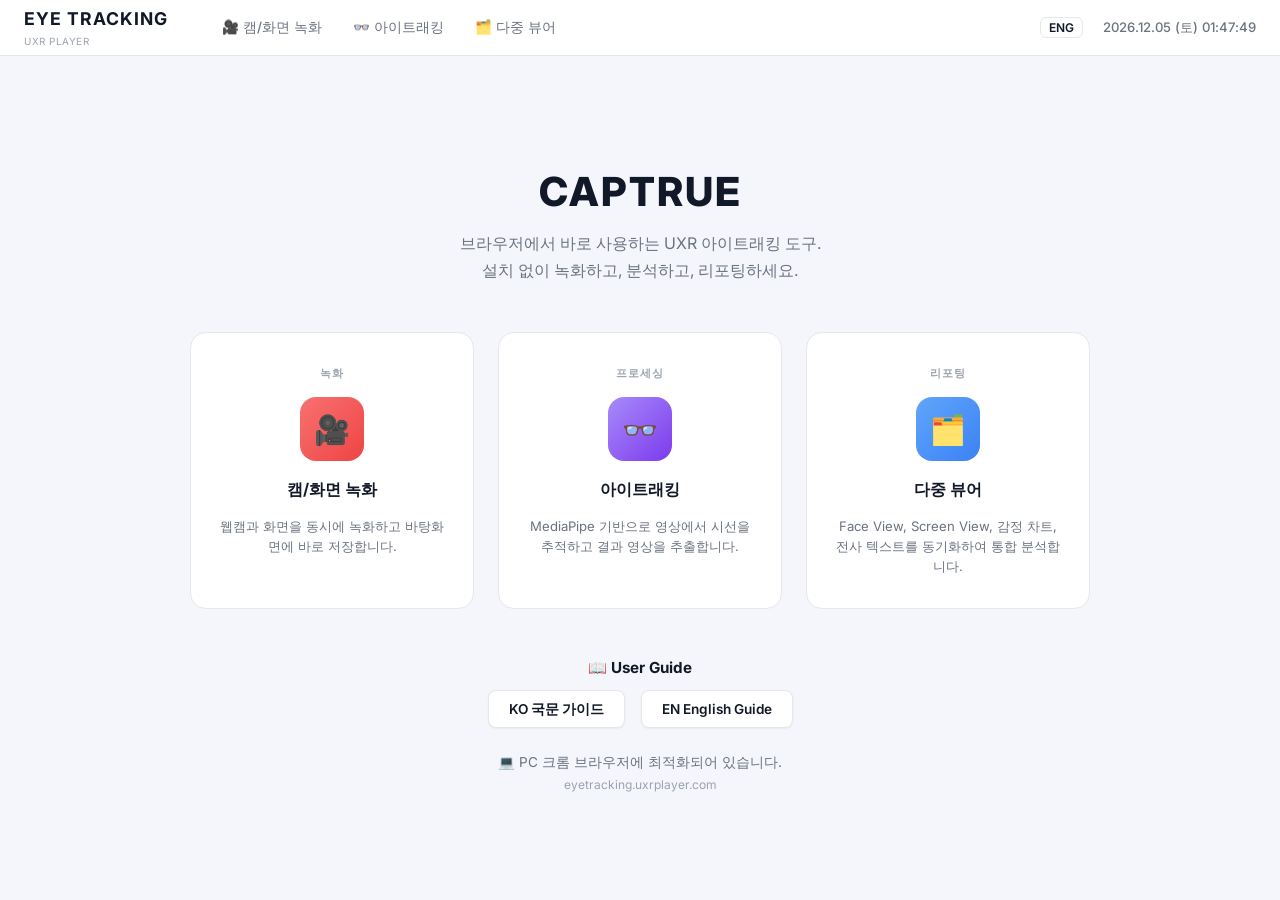
<file: index.html>
<!DOCTYPE html>
<html lang="ko">
<head>
    <meta charset="UTF-8">
    <meta name="viewport" content="width=device-width, initial-scale=1.0">
    <title>CAPTRUE | Free Web Browser Eye Tracking | 무료 웹 브라우저 아이트래킹 도구 - UXR Player</title>
    <meta name="description" content="Test eye tracking for free in your browser without installation. Record, analyze, and visualize UX research data instantly. 설치 없이 브라우저에서 무료로 아이트래킹을 테스트하세요. 학생과 리서처를 위한 웹캠 기반 UX 리서치 도구.">
    <meta name="keywords" content="eye tracking, free eye tracking, UX research, UX researcher, UX research students, user research, browser eye tracking, 아이트래킹, 무료 아이트래킹, 시선 추적, UX 리서치, 유저 리서치, UX 리서처, 사용자 조사, 웹캠 시선 추적">
    <meta name="author" content="UXR Player">
    
    <!-- Open Graph / Facebook -->
    <meta property="og:type" content="website">
    <meta property="og:url" content="https://eyetracking.uxrplayer.com/">
    <meta property="og:title" content="CAPTRUE | Free Web Browser Eye Tracking | 무료 웹 브라우저 아이트래킹 도구">
    <meta property="og:description" content="Test eye tracking for free in your browser without installation. 설치 없이 웹브라우저에서 바로 아이트래킹을 무료로 테스트해 보세요.">
    <meta property="og:image" content="https://eyetracking.uxrplayer.com/static/og-image.jpg">

    <!-- Twitter -->
    <meta property="twitter:card" content="summary_large_image">
    <meta property="twitter:url" content="https://eyetracking.uxrplayer.com/">
    <meta property="twitter:title" content="CAPTRUE | Free Web Browser Eye Tracking | 무료 웹 브라우저 아이트래킹 도구">
    <meta property="twitter:description" content="Test eye tracking for free in your browser without installation. 설치 없이 웹브라우저에서 바로 아이트래킹을 무료로 테스트해 보세요.">
    <meta property="twitter:image" content="https://eyetracking.uxrplayer.com/static/og-image.jpg">
    <link rel="stylesheet" href="static/css/style.css">
    <link href="https://fonts.googleapis.com/css2?family=Inter:wght@400;500;600;700;800&display=swap" rel="stylesheet">
    
    <!-- Google tag (gtag.js) -->
    <script async src="https://www.googletagmanager.com/gtag/js?id=G-B9TVBF44ZR"></script>
    <script>
      window.dataLayer = window.dataLayer || [];
      function gtag(){dataLayer.push(arguments);}
      gtag('js', new Date());

      gtag('config', 'G-B9TVBF44ZR');
    </script>
</head>
<body>

    <!-- Topbar Navigation -->
    <nav class="topbar-nav">
        <a href="index.html" class="topbar-logo">
            <div>
                <div class="logo-text">EYE TRACKING</div>
                <div class="logo-sub">UXR PLAYER</div>
            </div>
        </a>
        <div class="topbar-menu">
            <a href="record.html" data-i18n="🎥 캠/화면 녹화">🎥 캠/화면 녹화</a>
            <a href="eyetracking.html" data-i18n="👓 아이트래킹">👓 아이트래킹</a>
            <a href="viewer.html" data-i18n="🗂️ 다중 뷰어">🗂️ 다중 뷰어</a>
        </div>
        <div class="topbar-right">
            <button id="langToggle" class="btn outline" style="padding: 0.15rem 0.5rem; font-size: 0.75rem; min-width: 40px; margin-right: 8px;">ENG</button>
            <span class="currentTimeDisplay"></span>
        </div>
    </nav>

    <div class="layout-wrapper">
        <main class="main-content">
            <div class="landing-container">
                <div class="landing-hero">
                    <h1 data-i18n="CAPTRUE">CAPTRUE</h1>
                    <p data-i18n="landing_desc">브라우저에서 바로 사용하는 UXR 아이트래킹 도구.<br>설치 없이 녹화하고, 분석하고, 리포팅하세요.</p>
                </div>

                <div class="landing-cards">
                    <!-- 녹화 - 캠/화면 녹화 -->
                    <a href="record.html" class="landing-card" id="cardRecord">
                        <span class="card-category" data-i18n="녹화">녹화</span>
                        <div class="landing-card-icon recording">🎥</div>
                        <h3 data-i18n="캠/화면 녹화">캠/화면 녹화</h3>
                        <p data-i18n="record_desc">웹캠과 화면을 동시에 녹화하고 바탕화면에 바로 저장합니다.</p>
                    </a>

                    <!-- 프로세싱 - 아이트래킹 -->
                    <a href="eyetracking.html" class="landing-card" id="cardEyetracking">
                        <span class="card-category" data-i18n="프로세싱">프로세싱</span>
                        <div class="landing-card-icon processing">👓</div>
                        <h3 data-i18n="아이트래킹">아이트래킹</h3>
                        <p data-i18n="process_desc">MediaPipe 기반으로 영상에서 시선을 추적하고 결과 영상을 추출합니다.</p>
                    </a>

                    <!-- 리포팅 - 다중 뷰어 -->
                    <a href="viewer.html" class="landing-card" id="cardViewer">
                        <span class="card-category" data-i18n="리포팅">리포팅</span>
                        <div class="landing-card-icon reporting">🗂️</div>
                        <h3 data-i18n="다중 뷰어">다중 뷰어</h3>
                        <p data-i18n="viewer_desc">Face View, Screen View, 감정 차트, 전사 텍스트를 동기화하여 통합 분석합니다.</p>
                    </a>
                </div>

                <div class="landing-footer">
                    <div style="margin-bottom: 1.5rem;">
                        <p style="font-size: 0.95rem; font-weight: 700; color: var(--text-primary); margin-bottom: 0.6rem;">📖 User Guide</p>
                        <div style="display: flex; gap: 1rem; justify-content: center;">
                            <a href="guide_ko.html" style="display: inline-flex; align-items: center; gap: 6px; padding: 0.5rem 1.25rem; background: #fff; border: 1px solid var(--border-color); border-radius: 8px; text-decoration: none; color: var(--text-primary); font-size: 0.85rem; font-weight: 600; transition: all 0.2s; box-shadow: var(--shadow-sm);" onmouseover="this.style.borderColor='#3b82f6';this.style.transform='translateY(-2px)'" onmouseout="this.style.borderColor='';this.style.transform=''">KO 국문 가이드</a>
                            <a href="guide_en.html" style="display: inline-flex; align-items: center; gap: 6px; padding: 0.5rem 1.25rem; background: #fff; border: 1px solid var(--border-color); border-radius: 8px; text-decoration: none; color: var(--text-primary); font-size: 0.85rem; font-weight: 600; transition: all 0.2s; box-shadow: var(--shadow-sm);" onmouseover="this.style.borderColor='#3b82f6';this.style.transform='translateY(-2px)'" onmouseout="this.style.borderColor='';this.style.transform=''">EN English Guide</a>
                        </div>
                    </div>
                    <p style="font-size: 0.85rem; color: var(--text-secondary); margin-bottom: 0.25rem;" data-i18n="footer_note">💻 PC 크롬 브라우저에 최적화되어 있습니다.</p>
                    <p>eyetracking.uxrplayer.com</p>
                </div>
            </div>
        </main>
    </div>

    <script src="static/js/i18n.js"></script>
    <script>
    // Clock
    function updateTime() {
        const now = new Date();
        const yyyy = now.getFullYear();
        const mm = String(now.getMonth() + 1).padStart(2, '0');
        const dd = String(now.getDate()).padStart(2, '0');
        const days = ['일', '월', '화', '수', '목', '금', '토'];
        const day = days[now.getDay()];
        const hh = String(now.getHours()).padStart(2, '0');
        const min = String(now.getMinutes()).padStart(2, '0');
        const ss = String(now.getSeconds()).padStart(2, '0');
        document.querySelectorAll('.currentTimeDisplay').forEach(el => {
            el.textContent = `${yyyy}.${mm}.${dd} (${day}) ${hh}:${min}:${ss}`;
        });
    }
    setInterval(updateTime, 1000);
    updateTime();
    </script>
</body>
</html>
</file>
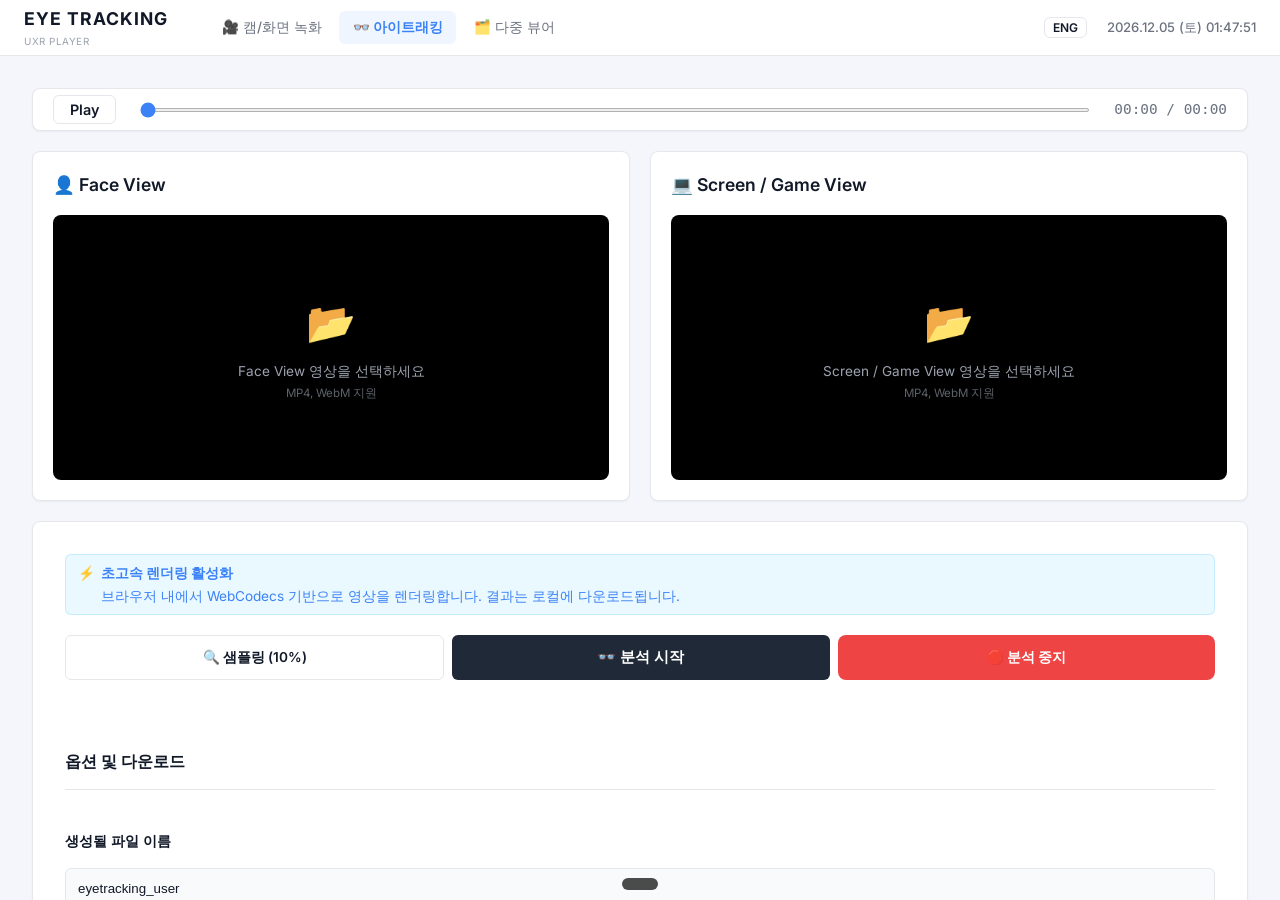
<file: eyetracking.html>
<!DOCTYPE html>
<html lang="ko">
<head>
    <meta charset="UTF-8">
    <meta name="viewport" content="width=device-width, initial-scale=1.0">
    <title>Free Eye Tracking Analyzer | 무료 브라우저 시선 추적 분석 - UXR Player</title>
    <meta name="description" content="Analyze gaze tracking from videos for free in your browser. Powered by MediaPipe. 브라우저에서 동영상의 시선을 무료로 추적하고 분석하세요. UX 리서치 학생 및 리서처를 위한 설치 없는 아이트래킹 분석 도구.">
    <meta name="keywords" content="eye tracking analysis, gaze tracking, MediaPipe eye tracking, UX research analysis, UX researcher, user research tool, 시선 추적 분석, 아이트래킹 렌더링, 시선 분석, 무료 아이트래킹, UX 리서치, 유저 리서치, UX 리서처">
    <meta name="author" content="UXR Player">
    
    <!-- Open Graph / Facebook -->
    <meta property="og:type" content="website">
    <meta property="og:url" content="https://eyetracking.uxrplayer.com/eyetracking.html">
    <meta property="og:title" content="Free Eye Tracking Analyzer | 무료 브라우저 시선 추적 분석">
    <meta property="og:description" content="Analyze gaze tracking from videos for free in your browser. 브라우저에서 동영상의 시선을 무료로 추적하고 분석하세요.">
    <meta property="og:image" content="https://eyetracking.uxrplayer.com/static/og-image.jpg">

    <!-- Twitter -->
    <meta property="twitter:card" content="summary_large_image">
    <meta property="twitter:url" content="https://eyetracking.uxrplayer.com/eyetracking.html">
    <meta property="twitter:title" content="Free Eye Tracking Analyzer | 무료 브라우저 시선 추적 분석">
    <meta property="twitter:description" content="Analyze gaze tracking from videos for free in your browser. 브라우저에서 동영상의 시선을 무료로 추적하고 분석하세요.">
    <meta property="twitter:image" content="https://eyetracking.uxrplayer.com/static/og-image.jpg">
    <link rel="stylesheet" href="static/css/style.css">
    <link href="https://fonts.googleapis.com/css2?family=Inter:wght@400;500;600;700&display=swap" rel="stylesheet">
    <style>
        .eyetracking-layout {
            display: flex;
            flex-direction: column;
            gap: 1.25rem;
            min-height: calc(100vh - 120px);
        }
        .video-cards-wrapper {
            display: grid;
            grid-template-columns: 1fr 1fr;
            gap: 1.25rem;
            flex: 1;
        }
        @media (max-width: 1024px) {
            .video-cards-wrapper {
                grid-template-columns: 1fr;
            }
        }
        .eyetracking-videos {
            display: flex;
            flex-direction: column;
            gap: 1.25rem;
            flex: 1;
        }
        .eyetracking-panel {
            background-color: #fff;
            border: 1px solid var(--border-color);
            border-radius: var(--border-radius);
            padding: 2rem;
            box-shadow: var(--shadow-sm);
            display: flex;
            flex-direction: column;
            gap: 1.5rem;
        }
        .form-group {
            display: flex;
            flex-direction: column;
            gap: 0.5rem;
        }
        .form-group label {
            font-weight: 600;
            color: var(--text-primary);
        }
        .form-group input[type="text"] {
            padding: 0.75rem;
            border: 1px solid var(--border-color);
            border-radius: 6px;
            background-color: #f9fafb;
            color: var(--text-primary);
        }
        .form-group input[type="range"] {
            width: 100%;
        }
        .checkbox-group {
            display: flex;
            align-items: center;
            gap: 0.5rem;
        }

        /* Diagnostics */
        #trackingDiagnostics {
            position: fixed;
            bottom: 10px;
            left: 50%;
            transform: translateX(-50%);
            background: rgba(0,0,0,0.7);
            color: #00ff88;
            padding: 6px 18px;
            border-radius: 8px;
            font-size: 0.75rem;
            font-family: monospace;
            z-index: 999;
            pointer-events: none;
        }

        .checkbox-group input[type="checkbox"] {
            accent-color: var(--accent-blue);
        }
    </style>
    
    <!-- Google tag (gtag.js) -->
    <script async src="https://www.googletagmanager.com/gtag/js?id=G-B9TVBF44ZR"></script>
    <script>
      window.dataLayer = window.dataLayer || [];
      function gtag(){dataLayer.push(arguments);}
      gtag('js', new Date());

      gtag('config', 'G-B9TVBF44ZR');
    </script>
</head>
<body>

    <!-- Topbar Navigation -->
    <nav class="topbar-nav">
        <a href="index.html" class="topbar-logo">
            <div>
                <div class="logo-text">EYE TRACKING</div>
                <div class="logo-sub">UXR PLAYER</div>
            </div>
        </a>
        <div class="topbar-menu">
            <a href="record.html" data-i18n="🎥 캠/화면 녹화">🎥 캠/화면 녹화</a>
            <a href="eyetracking.html" class="active" data-i18n="👓 아이트래킹">👓 아이트래킹</a>
            <a href="viewer.html" data-i18n="🗂️ 다중 뷰어">🗂️ 다중 뷰어</a>
        </div>
        <div class="topbar-right">
            <button id="langToggle" class="btn outline" style="padding: 0.15rem 0.5rem; font-size: 0.75rem; min-width: 40px; margin-right: 8px;">ENG</button>
            <span class="currentTimeDisplay"></span>
        </div>
    </nav>

    <div class="layout-wrapper">
        <!-- Main Content Area -->
        <main class="main-content">
            <div class="dashboard-scroll-area">
                <div class="dashboard-container eyetracking-layout">
                    
                    <!-- Left Column: Videos -->
                    <div class="eyetracking-videos">
                        <section class="controls-card" style="margin-bottom: 0;">
                            <button id="playPauseBtn" class="btn outline" data-i18n="Play">Play</button>
                            <div class="timeline-container">
                                <input type="range" id="masterTimeline" min="0" max="100" value="0">
                                <span id="timeDisplay" class="time-display">00:00 / 00:00</span>
                            </div>
                        </section>

                        <div class="video-cards-wrapper">
                        <div class="draggable-card" style="flex:1; border: 1px solid var(--border-color); background: var(--bg-card); display: flex; flex-direction: column;">
                            <div class="drag-header" style="margin-bottom: 1rem;">
                                <h3 style="margin: 0; font-size: 1.1rem; color: var(--text-primary);" data-i18n="👤 Face View">👤 Face View</h3>
                            </div>
                            <div class="video-container" style="position: relative; flex: 1; min-height: 250px; display: flex; align-items: center; justify-content: center; background: #000; border-radius: var(--border-radius); overflow: hidden;">
                                <label id="faceOverlay" for="faceUpload" style="position: absolute; inset: 0; display: flex; flex-direction: column; align-items: center; justify-content: center; color: #9ca3af; cursor: pointer; z-index: 5; transition: background 0.2s;" onmouseover="this.style.background='rgba(255,255,255,0.05)'" onmouseout="this.style.background='transparent'">
                                    <span style="font-size: 2.5rem; margin-bottom: 0.5rem;">📂</span>
                                    <span style="font-size: 0.85rem;" data-i18n="Face View 영상을 선택하세요">Face View 영상을 선택하세요</span>
                                    <span style="font-size: 0.72rem; margin-top: 4px; opacity: 0.6;" data-i18n="MP4, WebM 지원">MP4, WebM 지원</span>
                                </label>
                                <input type="file" id="faceUpload" accept="video/*" style="display:none;">
                                <video id="faceVideo" class="widget-video" controls playsinline style="visibility: hidden; position: absolute; top: 0; left: 0; width: 100%; height: 100%; object-fit: contain; outline: none;"></video>
                                <canvas id="faceTrackingCanvas" style="position: absolute; top: 0; left: 0; width: 100%; height: 100%; object-fit: contain; pointer-events: none;"></canvas>
                            </div>
                        </div>

                        <div class="draggable-card" style="flex:1; border: 1px solid var(--border-color); background: var(--bg-card); display: flex; flex-direction: column;">
                            <div class="drag-header" style="margin-bottom: 1rem;">
                                <h3 style="margin: 0; font-size: 1.1rem; color: var(--text-primary);" data-i18n="💻 Screen / Game View">💻 Screen / Game View</h3>
                            </div>
                            <div class="video-container" style="position: relative; flex: 1; min-height: 250px; display: flex; align-items: center; justify-content: center; background: #000; border-radius: var(--border-radius); overflow: hidden;">
                                <label id="screenOverlay" for="screenUpload" style="position: absolute; inset: 0; display: flex; flex-direction: column; align-items: center; justify-content: center; color: #9ca3af; cursor: pointer; z-index: 5; transition: background 0.2s;" onmouseover="this.style.background='rgba(255,255,255,0.05)'" onmouseout="this.style.background='transparent'">
                                    <span style="font-size: 2.5rem; margin-bottom: 0.5rem;">📂</span>
                                    <span style="font-size: 0.85rem;" data-i18n="Screen / Game View 영상을 선택하세요">Screen / Game View 영상을 선택하세요</span>
                                    <span style="font-size: 0.72rem; margin-top: 4px; opacity: 0.6;" data-i18n="MP4, WebM 지원">MP4, WebM 지원</span>
                                </label>
                                <input type="file" id="screenUpload" accept="video/*" style="display:none;">
                                <video id="mainVideo" class="widget-video" controls playsinline style="visibility: hidden; position: absolute; top: 0; left: 0; width: 100%; height: 100%; object-fit: contain; outline: none;"></video>
                                <canvas id="eyeTrackingCanvas" style="position: absolute; top: 0; left: 0; width: 100%; height: 100%; object-fit: contain; pointer-events: none;"></canvas>
                            </div>
                        </div>
                        </div>
                    </div>

                    <!-- Right Column: Settings Panel -->
                    <div class="eyetracking-panel">
                        <div class="form-group" style="margin-bottom: 2rem;">
                            <div style="margin-bottom: 0.75rem; font-size: 0.85rem; color: var(--accent-blue); display: flex; align-items: flex-start; gap: 6px; background: rgba(56, 189, 248, 0.1); padding: 8px 12px; border-radius: 6px; border: 1px solid rgba(56, 189, 248, 0.2);">
                                <span>⚡</span>
                                <div>
                                    <strong style="display:block; margin-bottom: 2px;" data-i18n="초고속 렌더링 활성화">초고속 렌더링 활성화</strong>
                                    <span data-i18n="render_desc">브라우저 내에서 WebCodecs 기반으로 영상을 렌더링합니다. 결과는 로컬에 다운로드됩니다.</span>
                                </div>
                            </div>
                            <div style="display: flex; gap: 0.5rem;">
                                <button id="btnSample" class="btn outline" style="padding:0.75rem; flex: 1; font-size: 0.85rem;" data-i18n="🔍 샘플링 (10%)">🔍 샘플링 (10%)</button>
                                <button id="btnRecord" class="btn dark-action" style="padding:0.75rem; flex: 1;" data-i18n="👓 분석 시작">👓 분석 시작</button>
                                <button id="btnStopTrack" class="btn" style="padding:0.75rem; flex: 1; background:#ef4444; color:#fff; border:none; border-radius:8px; font-weight:600; font-size:0.85rem;" disabled data-i18n="🛑 분석 중지">🛑 분석 중지</button>
                            </div>
                            <p id="recordStatus" style="font-size: 0.85rem; color: var(--text-secondary); text-align: center; margin-top: 5px;"></p>
                        </div>

                        <h3 style="margin:0; border-bottom: 1px solid var(--border-color); padding-bottom: 1rem; margin-bottom: 1rem;" data-i18n="옵션 및 다운로드">옵션 및 다운로드</h3>
                        
                        <div class="form-group">
                            <label data-i18n="생성될 파일 이름">생성될 파일 이름</label>
                            <input type="text" id="optFilename" value="eyetracking_user" />
                        </div>

                        
                        <div class="checkbox-group">
                            <input type="checkbox" id="optOptimize" checked>
                            <label for="optOptimize" data-i18n="최적화 진행 (기본 파라미터 적용)">최적화 진행 (기본 파라미터 적용)</label>
                        </div>
                        <div class="checkbox-group">
                            <input type="checkbox" id="optFineTune">
                            <label for="optFineTune" data-i18n="미세조정 진행 (수동 조절)">미세조정 진행 (수동 조절)</label>
                        </div>

                        <hr style="border:0; border-top: 1px solid var(--border-color); margin: 0.5rem 0;">

                        <!-- Fine tuning controls (Disabled by default unless checked) -->
                        <div id="fineTuneControls" style="display: flex; flex-direction: column; gap: 1rem; opacity: 0.5; pointer-events: none;">
                            <div class="form-group">
                                <label data-i18n="검출 옵션 (민감도)">검출 옵션 (민감도) <span id="valSensitivity" style="font-weight:normal;float:right;">0.1</span></label>
                                <input type="range" id="paramSensitivity" min="0.1" max="0.9" step="0.1" value="0.1">
                                <small style="color: var(--text-secondary)" data-i18n="낮을수록 과격한 환경에서도 억지로 검출합니다.">낮을수록 과격한 환경에서도 억지로 검출합니다.</small>
                            </div>

                            <div class="form-group">
                                <label data-i18n="Y 축 홍채 상하 영점 조절">Y 축 홍채 상하 영점 조절 <span id="valBaseline" style="font-weight:normal;float:right;">-0.20</span></label>
                                <input type="range" id="paramBaselineY" min="-0.5" max="0.5" step="0.05" value="-0.20">
                                <small style="color: var(--text-secondary)" data-i18n="값이 클수록 화면(스크린)의 아래쪽을 보게 맵핑됩니다.">값이 클수록 화면(스크린)의 아래쪽을 보게 맵핑됩니다.</small>
                            </div>

                            <div class="form-group">
                                <label data-i18n="X축 배율 폭">X축 배율 폭 <span id="valScaleX" style="font-weight:normal;float:right;">1.5</span></label>
                                <input type="range" id="paramScaleX" min="1.0" max="5.0" step="0.1" value="1.5">
                                <small style="color: var(--text-secondary)" data-i18n="값이 클수록 좌우 시선 이동 폭이 넓어집니다.">값이 클수록 좌우 시선 이동 폭이 넓어집니다.</small>
                            </div>

                            <div class="form-group">
                                <label data-i18n="잔상 표시 빈도 (ms)">잔상 표시 빈도 (ms) <span id="valTrailFreq" style="font-weight:normal;float:right;">100</span></label>
                                <input type="range" id="paramTrailFreq" min="50" max="1000" step="50" value="100">
                                <small style="color: var(--text-secondary)" data-i18n="값이 작을수록 도넛이 촘촘하게 그려집니다.">값이 작을수록 도넛이 촘촘하게 그려집니다.</small>
                            </div>

                            <div class="checkbox-group">
                                <input type="checkbox" id="paramShowArrow" checked>
                                <label for="paramShowArrow" data-i18n="동공 방향 화살 표시">동공 방향 화살 표시</label>
                            </div>
                            
                            <div class="checkbox-group">
                                <input type="checkbox" id="paramShowDonut" checked>
                                <label for="paramShowDonut" data-i18n="시선 추적 잔상(도넛) 표시">시선 추적 잔상(도넛) 표시</label>
                            </div>

                            <hr style="border:0; border-top: 1px solid var(--border-color); margin: 0.5rem 0;">
                            <small style="color: var(--accent-blue); font-weight: 600; text-transform: uppercase; letter-spacing: 0.5px;" data-i18n="고급 보정 옵션">고급 보정 옵션</small>

                            <div class="form-group">
                                <label data-i18n="X축(좌우) 영점 조절">X축(좌우) 영점 조절 <span id="valCamOffsetX" style="font-weight:normal;float:right;">0</span></label>
                                <input type="range" id="paramCamOffsetX" min="-0.5" max="0.5" step="0.01" value="0">
                                <small style="color: var(--text-secondary)" data-i18n="시선이 치우칠 경우 좌(-) 우(+)로 조정하세요.">시선이 치우칠 경우 좌(-) 우(+)로 조정하세요.</small>
                            </div>
                            <div class="form-group">
                                <label data-i18n="Y축(상하) 영점 조절">Y축(상하) 영점 조절 <span id="valCamOffsetY" style="font-weight:normal;float:right;">0</span></label>
                                <input type="range" id="paramCamOffsetY" min="-0.5" max="0.5" step="0.01" value="0">
                                <small style="color: var(--text-secondary)" data-i18n="시선이 위로 치우치면 슬라이더를 오른쪽(+)으로, 아래로 치우치면 왼쪽(-)으로 조절하세요.">시선이 위로 치우치면 슬라이더를 오른쪽(+)으로, 아래로 치우치면 왼쪽(-)으로 조절하세요.</small>
                            </div>

                            <div class="checkbox-group">
                                <input type="checkbox" id="paramAutoScale" checked>
                                <label for="paramAutoScale" data-i18n="자동 영점 보정 (Auto Min/Max Scaling)">자동 영점 보정 (Auto Min/Max Scaling)</label>
                            </div>

                            <div class="checkbox-group">
                                <input type="checkbox" id="paramHeadPose" checked>
                                <label for="paramHeadPose" data-i18n="머리 자세 보정 (Head Pose)">머리 자세 보정 (Head Pose)</label>
                            </div>

                            <div class="form-group">
                                <label data-i18n="블링크 감지 임계값 (EAR)">블링크 감지 임계값 (EAR) <span id="valBlinkEAR" style="font-weight:normal;float:right;">0.20</span></label>
                                <input type="range" id="paramBlinkEAR" min="0.10" max="0.35" step="0.01" value="0.20">
                                <small style="color: var(--text-secondary)" data-i18n="값이 낮으면 감은 눈만, 높으면 살짝 감아도 블링크로 처리합니다.">값이 낮으면 감은 눈만, 높으면 살짝 감아도 블링크로 처리합니다.</small>
                            </div>

                            <div class="form-group">
                                <label data-i18n="시선 안정화 (스무딩 프레임 수)">시선 안정화 (스무딩 프레임 수) <span id="valSmoothing" style="font-weight:normal;float:right;">5</span></label>
                                <input type="range" id="paramSmoothing" min="1" max="15" step="1" value="5">
                                <small style="color: var(--text-secondary)" data-i18n="값이 클수록 시선이 부드럽지만 반응이 느려집니다.">값이 클수록 시선이 부드럽지만 반응이 느려집니다.</small>
                            </div>

                            <div class="form-group">
                                <label data-i18n="Fixation 속도 임계값 (px/frame)">Fixation 속도 임계값 (px/frame) <span id="valFixation" style="font-weight:normal;float:right;">30</span></label>
                                <input type="range" id="paramFixationThreshold" min="5" max="80" step="1" value="30">
                                <small style="color: var(--text-secondary)" data-i18n="시선 이동 속도가 이 값 이하이면 Fixation(응시)으로 판정합니다.">시선 이동 속도가 이 값 이하이면 Fixation(응시)으로 판정합니다.</small>
                            </div>
                            <div class="checkbox-group">
                                <input type="checkbox" id="paramShowFixation" checked>
                                <label for="paramShowFixation" data-i18n="Fixation/Saccade 시각화">Fixation/Saccade 시각화</label>
                            </div>

                        </div>
                    </div>
                </div>
            </div>
        </main>
    </div>

    <!-- Diagnostics HUD -->
    <div id="trackingDiagnostics"></div>

    <!-- Scripts -->
    <script src="static/js/i18n.js"></script>
    <script src="static/js/eyetracking.js"></script>

    <script>
    // Clock
    (function() {
        function updateTime() {
            const now = new Date();
            const yyyy = now.getFullYear();
            const mm = String(now.getMonth() + 1).padStart(2, '0');
            const dd = String(now.getDate()).padStart(2, '0');
            const days = ['일', '월', '화', '수', '목', '금', '토'];
            const day = days[now.getDay()];
            const hh = String(now.getHours()).padStart(2, '0');
            const min = String(now.getMinutes()).padStart(2, '0');
            const ss = String(now.getSeconds()).padStart(2, '0');
            document.querySelectorAll('.currentTimeDisplay').forEach(el => {
                el.textContent = `${yyyy}.${mm}.${dd} (${day}) ${hh}:${min}:${ss}`;
            });
        }
        setInterval(updateTime, 1000);
        updateTime();
    })();
    </script>
</body>
</html>
</file>
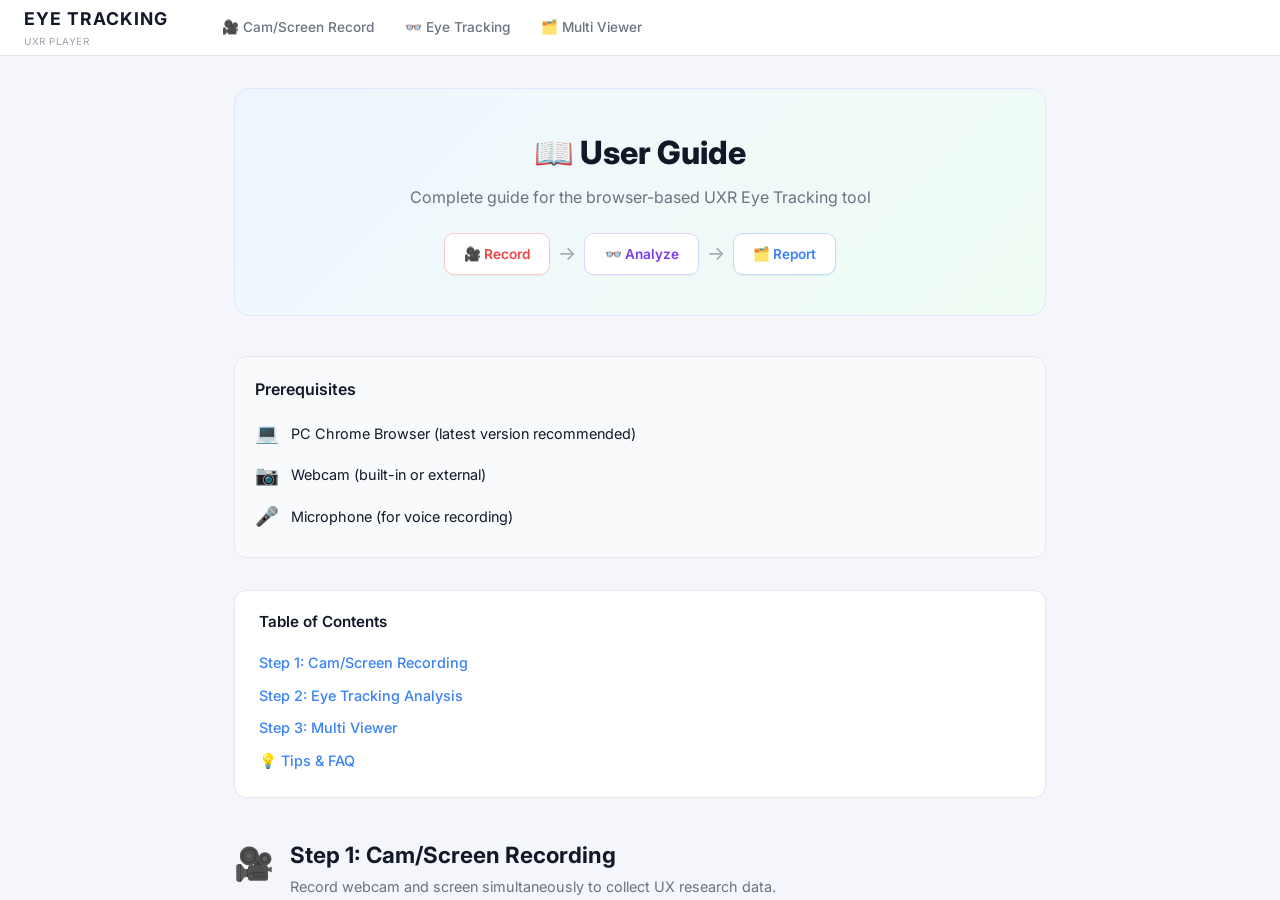
<file: guide_en.html>
<!DOCTYPE html>
<html lang="en">
<head>
<meta charset="UTF-8">
<meta name="viewport" content="width=device-width, initial-scale=1.0">
<title>User Guide - UXR Eye Tracking</title>
<meta name="description" content="Detailed user guide for the browser-based UXR Eye Tracking tool. A manual for UX research students and researchers.">
<meta name="keywords" content="UX research guide, eye tracking tutorial, UX research student, UX researcher, user research manual">
<link rel="stylesheet" href="static/css/style.css">
<link href="https://fonts.googleapis.com/css2?family=Inter:wght@400;500;600;700;800&display=swap" rel="stylesheet">
<style>
body { overflow-y: auto; }
.guide-wrapper { max-width: 860px; margin: 0 auto; padding: 2rem 1.5rem 4rem; }
.guide-hero { text-align: center; margin-bottom: 2.5rem; padding: 2.5rem 1.5rem; background: linear-gradient(135deg, #eff6ff 0%, #f0fdf4 100%); border-radius: 16px; border: 1px solid #e0e7ff; }
.guide-hero h1 { font-size: 2rem; font-weight: 800; margin-bottom: 0.5rem; color: var(--text-primary); }
.guide-hero p { color: var(--text-secondary); font-size: 1rem; }
.workflow-diagram { display: flex; align-items: center; justify-content: center; gap: 0.5rem; margin: 1.5rem 0 0; }
.wf-step { background: #fff; border: 1px solid var(--border-color); border-radius: 10px; padding: 0.6rem 1.2rem; font-weight: 600; font-size: 0.85rem; box-shadow: var(--shadow-sm); }
.wf-step:nth-child(1) { color: #ef4444; border-color: #fecaca; }
.wf-step:nth-child(3) { color: #7c3aed; border-color: #ddd6fe; }
.wf-step:nth-child(5) { color: #3b82f6; border-color: #bfdbfe; }
.wf-arrow { font-size: 1.2rem; color: var(--text-light); }
.prereq-box { background: #f8fafc; border: 1px solid var(--border-color); border-radius: 12px; padding: 1.25rem; margin-bottom: 2rem; }
.prereq-box h3 { margin-bottom: 0.75rem; }
.prereq-item { display: flex; align-items: center; gap: 0.75rem; padding: 0.4rem 0; font-size: 0.9rem; }
.prereq-icon { font-size: 1.2rem; }
.toc-box { background: #fff; border: 1px solid var(--border-color); border-radius: 12px; padding: 1.25rem 1.5rem; margin-bottom: 2.5rem; }
.toc-box h3 { margin-bottom: 0.75rem; font-size: 0.95rem; }
.toc-box a { display: block; padding: 0.35rem 0; color: var(--accent-blue); text-decoration: none; font-size: 0.9rem; font-weight: 500; }
.toc-box a:hover { text-decoration: underline; }
.guide-section { margin-bottom: 3rem; padding-bottom: 2rem; border-bottom: 1px solid var(--border-color); }
.section-header { display: flex; align-items: flex-start; gap: 1rem; margin-bottom: 1.5rem; }
.section-icon { font-size: 2rem; flex-shrink: 0; margin-top: 2px; }
.section-header h2 { font-size: 1.4rem; font-weight: 700; margin-bottom: 0.25rem; }
.section-header p { color: var(--text-secondary); font-size: 0.9rem; margin: 0; }
.guide-screenshot { margin: 1.5rem 0; text-align: center; }
.guide-screenshot img { max-width: 100%; border-radius: 12px; border: 1px solid var(--border-color); box-shadow: 0 4px 16px rgba(0,0,0,0.08); transition: transform 0.3s; }
.guide-screenshot img:hover { transform: scale(1.02); }
.guide-screenshot figcaption { margin-top: 0.5rem; font-size: 0.8rem; color: var(--text-light); }
.sub-step { margin: 1.25rem 0; padding: 1rem 1.25rem; background: #f9fafb; border-radius: 10px; border-left: 3px solid var(--accent-blue); }
.sub-step h3 { font-size: 1rem; font-weight: 600; margin-bottom: 0.5rem; color: var(--text-primary); }
.sub-step ul { list-style: none; padding: 0; }
.sub-step li { padding: 0.3rem 0; font-size: 0.88rem; color: var(--text-secondary); line-height: 1.6; padding-left: 1.2rem; position: relative; }
.sub-step li::before { content: "✓"; position: absolute; left: 0; color: #10b981; font-weight: 700; }
.tips-section { margin-bottom: 2rem; }
.tips-section h2 { font-size: 1.4rem; font-weight: 700; margin-bottom: 1rem; }
.tip-card { background: linear-gradient(135deg, #eff6ff 0%, #f8fafc 100%); border: 1px solid #bfdbfe; border-radius: 10px; padding: 1rem 1.25rem; margin-bottom: 0.75rem; }
.tip-card h4 { font-size: 0.9rem; font-weight: 600; margin-bottom: 0.3rem; color: var(--accent-blue); }
.tip-card p { font-size: 0.85rem; color: var(--text-secondary); margin: 0; line-height: 1.5; }
.back-link { display: inline-block; margin-top: 1rem; color: var(--accent-blue); text-decoration: none; font-weight: 600; font-size: 0.9rem; }
.back-link:hover { text-decoration: underline; }
#scrollTopBtn { position: fixed; bottom: 2rem; right: 2rem; width: 44px; height: 44px; border-radius: 50%; background: var(--action-dark); color: #fff; border: none; font-size: 1.2rem; cursor: pointer; box-shadow: 0 4px 12px rgba(0,0,0,0.15); opacity: 0; transition: opacity 0.3s; z-index: 99; }
#scrollTopBtn.visible { opacity: 1; }
</style>
    
    <!-- Google tag (gtag.js) -->
    <script async src="https://www.googletagmanager.com/gtag/js?id=G-B9TVBF44ZR"></script>
    <script>
      window.dataLayer = window.dataLayer || [];
      function gtag(){dataLayer.push(arguments);}
      gtag('js', new Date());

      gtag('config', 'G-B9TVBF44ZR');
    </script>
</head>
<body>
<nav class="topbar-nav">
<a href="index.html" class="topbar-logo"><div>
<div class="logo-text">EYE TRACKING</div><div class="logo-sub">UXR PLAYER</div>
</div></a>
<div class="topbar-menu">
<a href="record.html">🎥 Cam/Screen Record</a>
<a href="eyetracking.html">👓 Eye Tracking</a>
<a href="viewer.html">🗂️ Multi Viewer</a>
</div>
<div class="topbar-right"><span class="currentTimeDisplay"></span></div>
</nav>
<div class="layout-wrapper">
<main class="main-content" style="overflow-y:auto;">
<div class="guide-wrapper">

<div class="guide-hero">
<h1>📖 User Guide</h1>
<p>Complete guide for the browser-based UXR Eye Tracking tool</p>
<div class="workflow-diagram">
<div class="wf-step">🎥 Record</div>
<span class="wf-arrow">→</span>
<div class="wf-step">👓 Analyze</div>
<span class="wf-arrow">→</span>
<div class="wf-step">🗂️ Report</div>
</div>
</div>

<div class="prereq-box">
<h3>Prerequisites</h3>
<div class="prereq-item"><span class="prereq-icon">💻</span><span>PC Chrome Browser (latest version recommended)</span></div><div class="prereq-item"><span class="prereq-icon">📷</span><span>Webcam (built-in or external)</span></div><div class="prereq-item"><span class="prereq-icon">🎤</span><span>Microphone (for voice recording)</span></div>
</div>

<div class="toc-box">
<h3>Table of Contents</h3>
<a href="#step1">Step 1: Cam/Screen Recording</a>
<a href="#step2">Step 2: Eye Tracking Analysis</a>
<a href="#step3">Step 3: Multi Viewer</a>
<a href="#tips">💡 Tips & FAQ</a>
</div>


<section class="guide-section" id="step1">
<div class="section-header"><span class="section-icon">🎥</span><div><h2>Step 1: Cam/Screen Recording</h2><p>Record webcam and screen simultaneously to collect UX research data.</p></div></div>
<figure class="guide-screenshot"><img src="static/img/guide/record_page.png" alt="Step 1: Cam/Screen Recording"><figcaption>Step 1: Cam/Screen Recording</figcaption></figure>

<div class="sub-step"><h3>1-1. Connect Webcam (Face View)</h3><ul><li>Click the "Reconnect" button.</li><li>Allow camera/microphone access in the browser.</li><li>On success, the status badge turns green "Connected".</li><li>The audio level meter (🎤) activates to show mic input.</li></ul></div><div class="sub-step"><h3>1-2. Connect Screen (Screen View)</h3><ul><li>Click the "Reconnect" button.</li><li>Select the screen to share (Entire Screen / Window / Tab).</li><li>⚠️ <strong>Make sure to check "Share system audio"!</strong> Without it, device sound will not be recorded.</li><li>On success, the status badge turns green "Connected".</li></ul></div><div class="sub-step"><h3>1-3. Start and Stop Recording</h3><ul><li><strong>"● Start Record"</strong> button starts recording and the timer begins.</li><li>During recording, the status badge changes to red "● Recording".</li><li><strong>"■ Stop Record"</strong> button stops the recording.</li><li>Recording files are automatically downloaded: <code>record_face_DATE_TIME.webm</code>, <code>record_screen_DATE_TIME.webm</code></li></ul></div><div class="sub-step"><h3>1-4. Check Progress Log</h3><ul><li>Check the "📋 Progress Log" panel at the bottom for real-time action history.</li></ul></div>
</section>
<section class="guide-section" id="step2">
<div class="section-header"><span class="section-icon">👓</span><div><h2>Step 2: Eye Tracking Analysis</h2><p>Track gaze from recorded videos using MediaPipe and generate result videos.</p></div></div>
<figure class="guide-screenshot"><img src="static/img/guide/eyetracking_page.png" alt="Step 2: Eye Tracking Analysis"><figcaption>Step 2: Eye Tracking Analysis</figcaption></figure>
<figure class="guide-screenshot"><img src="static/img/guide/eyetracking_settings.png" alt="Eye Tracking Settings Panel"><figcaption>Eye Tracking Settings Panel</figcaption></figure>
<div class="sub-step"><h3>2-1. Load Videos</h3><ul><li>Click the <strong>Face View</strong> area (📂) to select the Face recording file.</li><li>Click the <strong>Screen / Game View</strong> area (📂) to select the Screen recording file.</li><li>Supported formats: MP4, WebM</li></ul></div><div class="sub-step"><h3>2-2. Configure Analysis Options</h3><ul><li><strong>Filename</strong>: Set the output filename.</li><li><strong>Optimize</strong> (default): Default parameters are applied automatically. Sufficient for most cases.</li><li><strong>Fine-Tune</strong>: Manually adjust parameters (sensitivity, Y-axis baseline, X-axis scale, etc.).</li></ul></div><div class="sub-step"><h3>2-3. Sampling and Analysis</h3><ul><li><strong>"🔍 Sampling (10%)"</strong>: Quickly analyze 10% of the video for preview.</li><li><strong>"👓 Start Analysis"</strong>: Start full gaze tracking analysis.</li><li><strong>"🛑 Stop Analysis"</strong>: Stop the ongoing analysis.</li><li>When analysis is complete, the result video is automatically downloaded.</li></ul></div>
</section>
<section class="guide-section" id="step3">
<div class="section-header"><span class="section-icon">🗂️</span><div><h2>Step 3: Multi Viewer</h2><p>Synchronize Face View and Screen View for integrated analysis.</p></div></div>
<figure class="guide-screenshot"><img src="static/img/guide/viewer_page.png" alt="Step 3: Multi Viewer"><figcaption>Step 3: Multi Viewer</figcaption></figure>

<div class="sub-step"><h3>3-1. Load Videos</h3><ul><li>Click <strong>"📁 Open"</strong> on each card to select video files.</li><li>Load videos separately for Face View and Screen View.</li></ul></div><div class="sub-step"><h3>3-2. Synchronized Playback</h3><ul><li><strong>"▶ Play"</strong> button plays/pauses all videos simultaneously.</li><li>Master timeline slider synchronizes playback position across all videos.</li><li><strong>"🔄 Reset"</strong> button resets all videos to initial state.</li></ul></div><div class="sub-step"><h3>3-3. Layout and Widget Management</h3><ul><li><strong>"🔄 Toggle Layout"</strong>: Switch between vertical/horizontal layout.</li><li><strong>Screen Height</strong> slider adjusts card height.</li><li>Drag the <strong>⋮⋮</strong> handle on card headers to reorder.</li><li><strong>🗑️</strong> icon removes unnecessary widgets.</li></ul></div>
</section>

<section class="tips-section" id="tips">
<h2>💡 Tips & FAQ</h2>
<div class="tip-card"><h4>Recommended Browser</h4><p>Best performance on latest PC Chrome. Chrome 94+ with WebCodecs API support is recommended.</p></div><div class="tip-card"><h4>Recording Format</h4><p>Saved in WebM format (VP9 codec). Convert to MP4 using external tools if needed.</p></div><div class="tip-card"><h4>System Audio Issue</h4><p>If "Share system audio" option is not visible, select "Entire Screen" or "Chrome Tab".</p></div><div class="tip-card"><h4>Fine-Tune Recommended Values</h4><p>Default optimization mode is sufficient for most cases. Use fine-tuning only when results are inaccurate.</p></div>
</section>

<a href="index.html" class="back-link">← Back to Main</a>
</div>
</main>
</div>

<button id="scrollTopBtn" onclick="document.querySelector('.main-content').scrollTo({top:0,behavior:'smooth'})">↑</button>
<script>
const mc = document.querySelector('.main-content');
const btn = document.getElementById('scrollTopBtn');
if(mc && btn) mc.addEventListener('scroll', () => {
  btn.classList.toggle('visible', mc.scrollTop > 300);
});
</script>
</body>
</html>
</file>
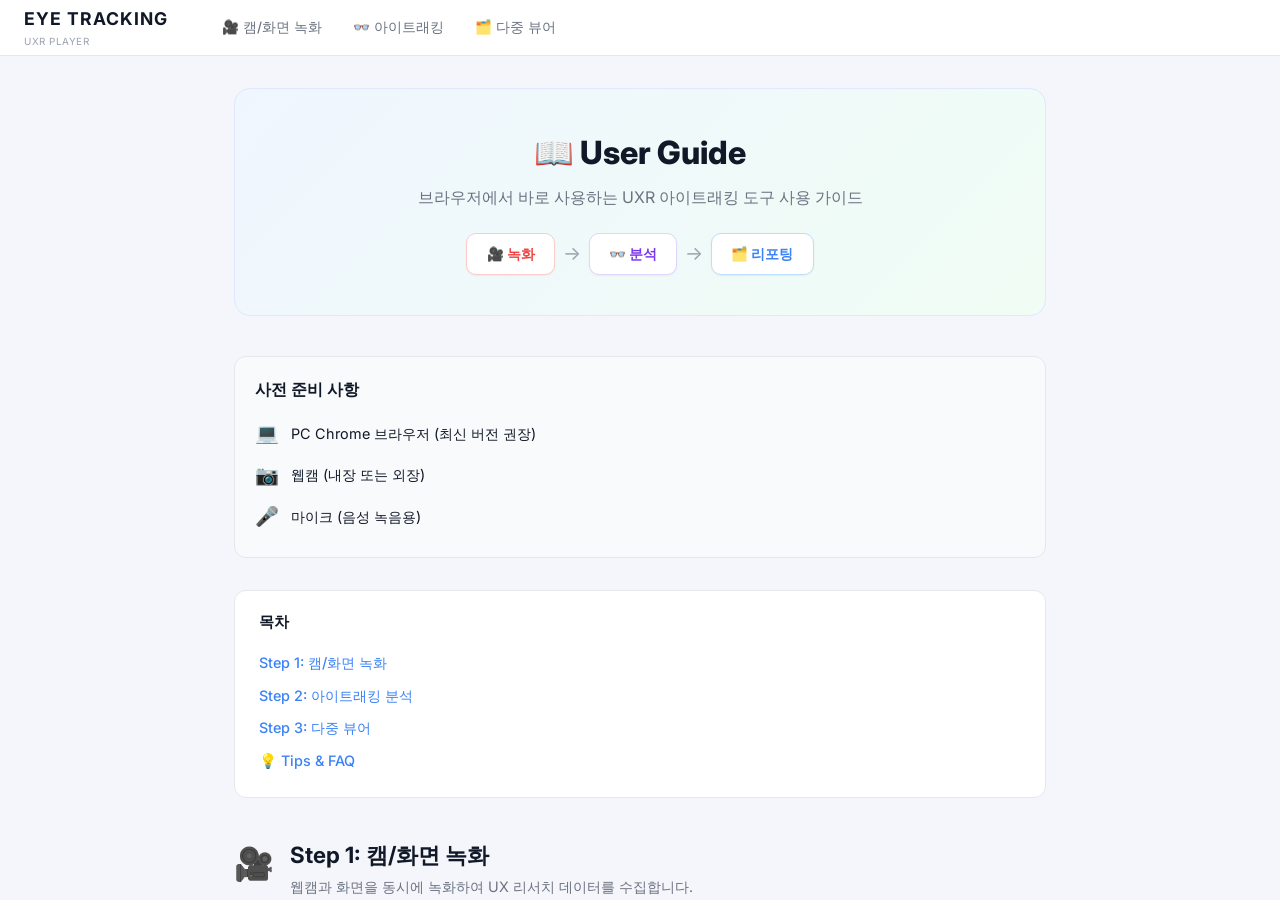
<file: guide_ko.html>
<!DOCTYPE html>
<html lang="ko">
<head>
<meta charset="UTF-8">
<meta name="viewport" content="width=device-width, initial-scale=1.0">
<title>User Guide - UXR Eye Tracking 사용 가이드</title>
<meta name="description" content="브라우저 기반 UXR 아이트래킹 도구의 상세 사용 가이드입니다. UX 리서치를 공부하는 학생과 연구원을 위한 메뉴얼.">
<meta name="keywords" content="UX research guide, eye tracking tutorial, UX 리서치 가이드, 아이트래킹 사용법, 유저 리서치 메뉴얼, UX 리서처">
<link rel="stylesheet" href="static/css/style.css">
<link href="https://fonts.googleapis.com/css2?family=Inter:wght@400;500;600;700;800&display=swap" rel="stylesheet">
<style>
body { overflow-y: auto; }
.guide-wrapper { max-width: 860px; margin: 0 auto; padding: 2rem 1.5rem 4rem; }
.guide-hero { text-align: center; margin-bottom: 2.5rem; padding: 2.5rem 1.5rem; background: linear-gradient(135deg, #eff6ff 0%, #f0fdf4 100%); border-radius: 16px; border: 1px solid #e0e7ff; }
.guide-hero h1 { font-size: 2rem; font-weight: 800; margin-bottom: 0.5rem; color: var(--text-primary); }
.guide-hero p { color: var(--text-secondary); font-size: 1rem; }
.workflow-diagram { display: flex; align-items: center; justify-content: center; gap: 0.5rem; margin: 1.5rem 0 0; }
.wf-step { background: #fff; border: 1px solid var(--border-color); border-radius: 10px; padding: 0.6rem 1.2rem; font-weight: 600; font-size: 0.85rem; box-shadow: var(--shadow-sm); }
.wf-step:nth-child(1) { color: #ef4444; border-color: #fecaca; }
.wf-step:nth-child(3) { color: #7c3aed; border-color: #ddd6fe; }
.wf-step:nth-child(5) { color: #3b82f6; border-color: #bfdbfe; }
.wf-arrow { font-size: 1.2rem; color: var(--text-light); }
.prereq-box { background: #f8fafc; border: 1px solid var(--border-color); border-radius: 12px; padding: 1.25rem; margin-bottom: 2rem; }
.prereq-box h3 { margin-bottom: 0.75rem; }
.prereq-item { display: flex; align-items: center; gap: 0.75rem; padding: 0.4rem 0; font-size: 0.9rem; }
.prereq-icon { font-size: 1.2rem; }
.toc-box { background: #fff; border: 1px solid var(--border-color); border-radius: 12px; padding: 1.25rem 1.5rem; margin-bottom: 2.5rem; }
.toc-box h3 { margin-bottom: 0.75rem; font-size: 0.95rem; }
.toc-box a { display: block; padding: 0.35rem 0; color: var(--accent-blue); text-decoration: none; font-size: 0.9rem; font-weight: 500; }
.toc-box a:hover { text-decoration: underline; }
.guide-section { margin-bottom: 3rem; padding-bottom: 2rem; border-bottom: 1px solid var(--border-color); }
.section-header { display: flex; align-items: flex-start; gap: 1rem; margin-bottom: 1.5rem; }
.section-icon { font-size: 2rem; flex-shrink: 0; margin-top: 2px; }
.section-header h2 { font-size: 1.4rem; font-weight: 700; margin-bottom: 0.25rem; }
.section-header p { color: var(--text-secondary); font-size: 0.9rem; margin: 0; }
.guide-screenshot { margin: 1.5rem 0; text-align: center; }
.guide-screenshot img { max-width: 100%; border-radius: 12px; border: 1px solid var(--border-color); box-shadow: 0 4px 16px rgba(0,0,0,0.08); transition: transform 0.3s; }
.guide-screenshot img:hover { transform: scale(1.02); }
.guide-screenshot figcaption { margin-top: 0.5rem; font-size: 0.8rem; color: var(--text-light); }
.sub-step { margin: 1.25rem 0; padding: 1rem 1.25rem; background: #f9fafb; border-radius: 10px; border-left: 3px solid var(--accent-blue); }
.sub-step h3 { font-size: 1rem; font-weight: 600; margin-bottom: 0.5rem; color: var(--text-primary); }
.sub-step ul { list-style: none; padding: 0; }
.sub-step li { padding: 0.3rem 0; font-size: 0.88rem; color: var(--text-secondary); line-height: 1.6; padding-left: 1.2rem; position: relative; }
.sub-step li::before { content: "✓"; position: absolute; left: 0; color: #10b981; font-weight: 700; }
.tips-section { margin-bottom: 2rem; }
.tips-section h2 { font-size: 1.4rem; font-weight: 700; margin-bottom: 1rem; }
.tip-card { background: linear-gradient(135deg, #eff6ff 0%, #f8fafc 100%); border: 1px solid #bfdbfe; border-radius: 10px; padding: 1rem 1.25rem; margin-bottom: 0.75rem; }
.tip-card h4 { font-size: 0.9rem; font-weight: 600; margin-bottom: 0.3rem; color: var(--accent-blue); }
.tip-card p { font-size: 0.85rem; color: var(--text-secondary); margin: 0; line-height: 1.5; }
.back-link { display: inline-block; margin-top: 1rem; color: var(--accent-blue); text-decoration: none; font-weight: 600; font-size: 0.9rem; }
.back-link:hover { text-decoration: underline; }
#scrollTopBtn { position: fixed; bottom: 2rem; right: 2rem; width: 44px; height: 44px; border-radius: 50%; background: var(--action-dark); color: #fff; border: none; font-size: 1.2rem; cursor: pointer; box-shadow: 0 4px 12px rgba(0,0,0,0.15); opacity: 0; transition: opacity 0.3s; z-index: 99; }
#scrollTopBtn.visible { opacity: 1; }
</style>
    
    <!-- Google tag (gtag.js) -->
    <script async src="https://www.googletagmanager.com/gtag/js?id=G-B9TVBF44ZR"></script>
    <script>
      window.dataLayer = window.dataLayer || [];
      function gtag(){dataLayer.push(arguments);}
      gtag('js', new Date());

      gtag('config', 'G-B9TVBF44ZR');
    </script>
</head>
<body>
<nav class="topbar-nav">
<a href="index.html" class="topbar-logo"><div>
<div class="logo-text">EYE TRACKING</div><div class="logo-sub">UXR PLAYER</div>
</div></a>
<div class="topbar-menu">
<a href="record.html">🎥 캠/화면 녹화</a>
<a href="eyetracking.html">👓 아이트래킹</a>
<a href="viewer.html">🗂️ 다중 뷰어</a>
</div>
<div class="topbar-right"><span class="currentTimeDisplay"></span></div>
</nav>
<div class="layout-wrapper">
<main class="main-content" style="overflow-y:auto;">
<div class="guide-wrapper">

<div class="guide-hero">
<h1>📖 User Guide</h1>
<p>브라우저에서 바로 사용하는 UXR 아이트래킹 도구 사용 가이드</p>
<div class="workflow-diagram">
<div class="wf-step">🎥 녹화</div>
<span class="wf-arrow">→</span>
<div class="wf-step">👓 분석</div>
<span class="wf-arrow">→</span>
<div class="wf-step">🗂️ 리포팅</div>
</div>
</div>

<div class="prereq-box">
<h3>사전 준비 사항</h3>
<div class="prereq-item"><span class="prereq-icon">💻</span><span>PC Chrome 브라우저 (최신 버전 권장)</span></div><div class="prereq-item"><span class="prereq-icon">📷</span><span>웹캠 (내장 또는 외장)</span></div><div class="prereq-item"><span class="prereq-icon">🎤</span><span>마이크 (음성 녹음용)</span></div>
</div>

<div class="toc-box">
<h3>목차</h3>
<a href="#step1">Step 1: 캠/화면 녹화</a>
<a href="#step2">Step 2: 아이트래킹 분석</a>
<a href="#step3">Step 3: 다중 뷰어</a>
<a href="#tips">💡 Tips & FAQ</a>
</div>


<section class="guide-section" id="step1">
<div class="section-header"><span class="section-icon">🎥</span><div><h2>Step 1: 캠/화면 녹화</h2><p>웹캠과 화면을 동시에 녹화하여 UX 리서치 데이터를 수집합니다.</p></div></div>
<figure class="guide-screenshot"><img src="static/img/guide/record_page.png" alt="Step 1: 캠/화면 녹화"><figcaption>Step 1: 캠/화면 녹화</figcaption></figure>

<div class="sub-step"><h3>1-1. 웹캠(Face View) 연결</h3><ul><li>"다시 연결" 버튼을 클릭합니다.</li><li>브라우저에서 카메라/마이크 접근 권한을 허용합니다.</li><li>연결 성공 시 상태 배지가 초록색 "연결됨"으로 변경됩니다.</li><li>오디오 레벨 미터(🎤)가 활성화되어 마이크 입력을 확인할 수 있습니다.</li></ul></div><div class="sub-step"><h3>1-2. 화면(Screen View) 연결</h3><ul><li>"다시 연결" 버튼을 클릭합니다.</li><li>공유할 화면을 선택합니다 (전체 화면 / 창 / 탭).</li><li>⚠️ <strong>"시스템 오디오 공유"를 반드시 체크하세요!</strong> 체크하지 않으면 기기 소리가 녹음되지 않습니다.</li><li>연결 성공 시 상태 배지가 초록색 "연결됨"으로 변경됩니다.</li></ul></div><div class="sub-step"><h3>1-3. 녹화 시작 및 중지</h3><ul><li><strong>"● 녹화 시작"</strong> 버튼을 클릭하면 녹화가 시작되고 타이머가 동작합니다.</li><li>녹화 중에는 상태 배지가 빨간색 "● 녹화 중"으로 변경됩니다.</li><li><strong>"■ 녹화 중지"</strong> 버튼을 클릭하면 녹화가 종료됩니다.</li><li>녹화 파일이 자동으로 다운로드됩니다: <code>record_face_날짜_시간.webm</code>, <code>record_screen_날짜_시간.webm</code></li></ul></div><div class="sub-step"><h3>1-4. 진행 로그 확인</h3><ul><li>하단의 "📋 진행 로그" 패널에서 모든 동작 이력을 실시간으로 확인할 수 있습니다.</li></ul></div>
</section>
<section class="guide-section" id="step2">
<div class="section-header"><span class="section-icon">👓</span><div><h2>Step 2: 아이트래킹 분석</h2><p>MediaPipe 기반으로 녹화 영상에서 시선을 추적하고 결과 영상을 생성합니다.</p></div></div>
<figure class="guide-screenshot"><img src="static/img/guide/eyetracking_page.png" alt="Step 2: 아이트래킹 분석"><figcaption>Step 2: 아이트래킹 분석</figcaption></figure>
<figure class="guide-screenshot"><img src="static/img/guide/eyetracking_settings.png" alt="아이트래킹 설정 패널"><figcaption>아이트래킹 설정 패널</figcaption></figure>
<div class="sub-step"><h3>2-1. 영상 불러오기</h3><ul><li><strong>Face View</strong> 영역(📂)을 클릭하여 Face 녹화 파일을 선택합니다.</li><li><strong>Screen / Game View</strong> 영역(📂)을 클릭하여 Screen 녹화 파일을 선택합니다.</li><li>지원 포맷: MP4, WebM</li></ul></div><div class="sub-step"><h3>2-2. 분석 옵션 설정</h3><ul><li><strong>파일 이름</strong>: 생성될 결과 파일의 이름을 지정합니다.</li><li><strong>최적화 진행</strong> (기본): 기본 파라미터가 자동으로 적용됩니다. 대부분의 경우 이 모드로 충분합니다.</li><li><strong>미세조정 진행</strong>: 수동으로 파라미터를 조절할 수 있습니다 (민감도, Y축 영점, X축 배율 등).</li></ul></div><div class="sub-step"><h3>2-3. 샘플링 및 분석 실행</h3><ul><li><strong>"🔍 샘플링 (10%)"</strong>: 전체 영상의 10%만 빠르게 분석하여 결과를 미리 확인합니다.</li><li><strong>"👓 분석 시작"</strong>: 전체 영상에 대해 시선 추적 분석을 시작합니다.</li><li><strong>"🛑 분석 중지"</strong>: 진행 중인 분석을 중단할 수 있습니다.</li><li>분석 완료 시 결과 영상이 자동으로 다운로드됩니다.</li></ul></div>
</section>
<section class="guide-section" id="step3">
<div class="section-header"><span class="section-icon">🗂️</span><div><h2>Step 3: 다중 뷰어</h2><p>Face View와 Screen View를 동기화하여 통합 분석합니다.</p></div></div>
<figure class="guide-screenshot"><img src="static/img/guide/viewer_page.png" alt="Step 3: 다중 뷰어"><figcaption>Step 3: 다중 뷰어</figcaption></figure>

<div class="sub-step"><h3>3-1. 영상 불러오기</h3><ul><li>각 카드의 <strong>"📁 Open"</strong> 버튼을 클릭하여 영상 파일을 선택합니다.</li><li>Face View, Screen View 각각 별도로 영상을 불러올 수 있습니다.</li></ul></div><div class="sub-step"><h3>3-2. 동기화 재생</h3><ul><li><strong>"▶ Play"</strong> 버튼으로 모든 영상을 동시에 재생/일시정지합니다.</li><li>마스터 타임라인 슬라이더로 모든 영상의 재생 위치를 동기화합니다.</li><li><strong>"🔄 초기화"</strong> 버튼으로 모든 영상을 초기 상태로 리셋합니다.</li></ul></div><div class="sub-step"><h3>3-3. 레이아웃 및 위젯 관리</h3><ul><li><strong>"🔄 레이아웃 전환"</strong>: 세로/가로 레이아웃을 토글합니다.</li><li><strong>Screen Height</strong> 슬라이더로 카드 높이를 조절합니다.</li><li>카드 헤더의 <strong>⋮⋮</strong> 핸들을 드래그하여 순서를 변경할 수 있습니다.</li><li><strong>🗑️</strong> 아이콘으로 불필요한 위젯을 제거할 수 있습니다.</li></ul></div>
</section>

<section class="tips-section" id="tips">
<h2>💡 Tips & FAQ</h2>
<div class="tip-card"><h4>권장 브라우저</h4><p>PC Chrome 최신 버전에서 최적의 성능을 제공합니다. WebCodecs API를 지원하는 Chrome 94 이상을 권장합니다.</p></div><div class="tip-card"><h4>녹화 파일 포맷</h4><p>WebM 포맷(VP9 코덱)으로 저장됩니다. 필요 시 별도 변환 도구로 MP4로 변환할 수 있습니다.</p></div><div class="tip-card"><h4>시스템 오디오 문제</h4><p>화면 공유 시 "시스템 오디오 공유" 옵션이 보이지 않으면 "전체 화면" 또는 "크롬 탭"을 선택하세요.</p></div><div class="tip-card"><h4>미세조정 추천값</h4><p>대부분의 경우 기본 최적화 모드로 충분합니다. 결과가 부정확할 때만 미세조정을 사용하세요.</p></div>
</section>

<a href="index.html" class="back-link">← 메인으로 돌아가기</a>
</div>
</main>
</div>

<button id="scrollTopBtn" onclick="document.querySelector('.main-content').scrollTo({top:0,behavior:'smooth'})">↑</button>
<script>
const mc = document.querySelector('.main-content');
const btn = document.getElementById('scrollTopBtn');
if(mc && btn) mc.addEventListener('scroll', () => {
  btn.classList.toggle('visible', mc.scrollTop > 300);
});
</script>
</body>
</html>
</file>
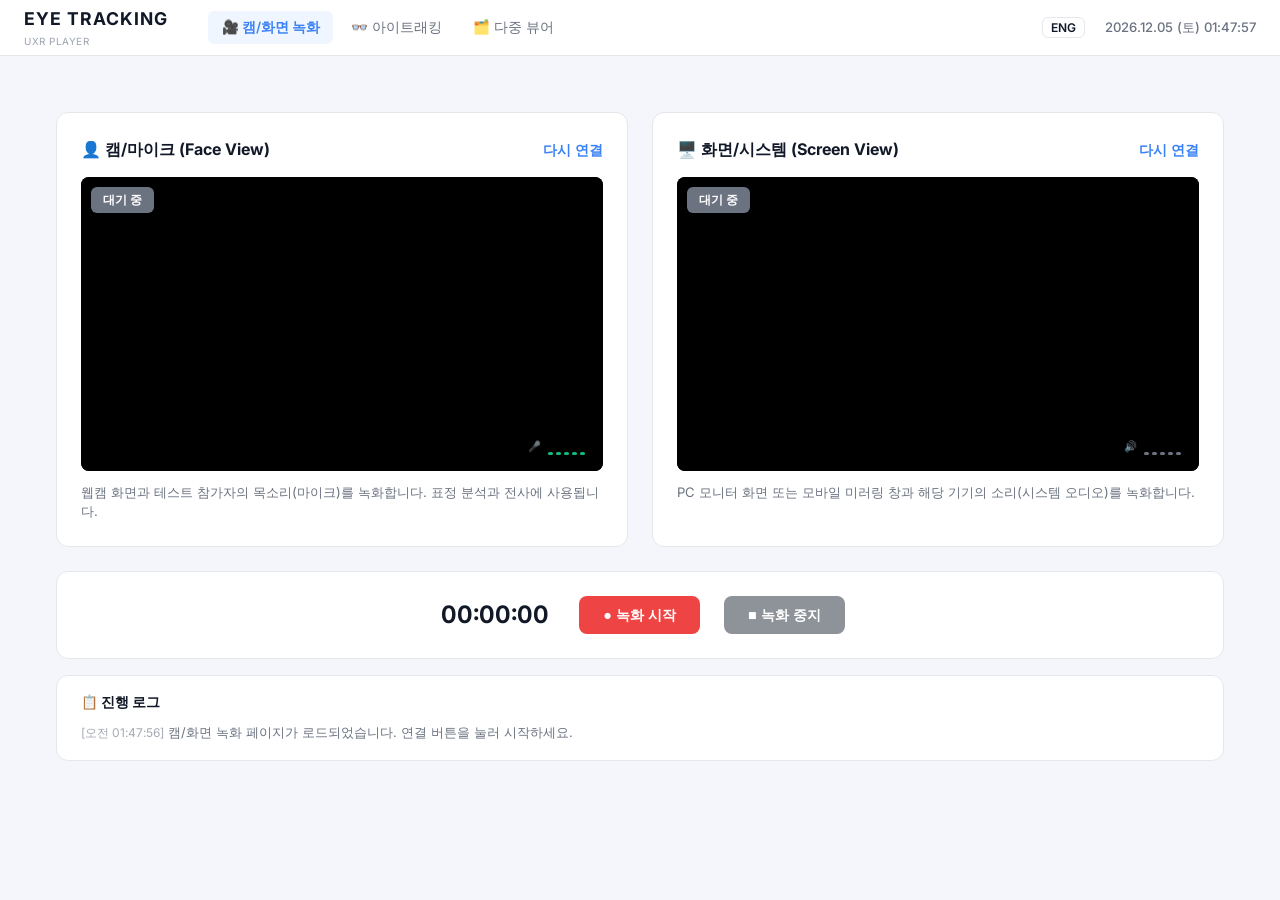
<file: record.html>
<!DOCTYPE html>
<html lang="ko">
<head>
    <meta charset="UTF-8">
    <meta name="viewport" content="width=device-width, initial-scale=1.0">
    <title>Webcam & Screen Recorder | 무료 브라우저 캠/화면 녹화 - UXR Player</title>
    <meta name="description" content="Record your webcam and screen simultaneously for free. Perfect for UX research sessions, usability testing, and user interviews. UX 리서치 세션, 사용성 테스트 및 유저 인터뷰를 위한 무료 웹캠 및 화면 동시 녹화 도구입니다.">
    <meta name="keywords" content="screen recorder, webcam recorder, UX research recording, usability testing, user interview, UX researcher, 화면 녹화, 웹캠 녹화, UX 리서치, 사용성 테스트, 유저 리서치, 유저 인터뷰, UX 리서처">
    <meta name="author" content="UXR Player">
    
    <!-- Open Graph / Facebook -->
    <meta property="og:type" content="website">
    <meta property="og:url" content="https://eyetracking.uxrplayer.com/record.html">
    <meta property="og:title" content="Webcam & Screen Recorder | 무료 브라우저 캠/화면 녹화">
    <meta property="og:description" content="Record your webcam and screen simultaneously in the browser for free. 웹브라우저에서 웹캠과 화면을 동시에 무료로 녹화하세요.">
    <meta property="og:image" content="https://eyetracking.uxrplayer.com/static/og-image.jpg">

    <!-- Twitter -->
    <meta property="twitter:card" content="summary_large_image">
    <meta property="twitter:url" content="https://eyetracking.uxrplayer.com/record.html">
    <meta property="twitter:title" content="Webcam & Screen Recorder | 무료 브라우저 캠/화면 녹화">
    <meta property="twitter:description" content="Record your webcam and screen simultaneously in the browser for free. 웹브라우저에서 웹캠과 화면을 동시에 무료로 녹화하세요.">
    <meta property="twitter:image" content="https://eyetracking.uxrplayer.com/static/og-image.jpg">
    <link rel="stylesheet" href="static/css/style.css">
    <link href="https://fonts.googleapis.com/css2?family=Inter:wght@400;500;600;700&display=swap" rel="stylesheet">
    <style>
        .record-section {
            background: #fff;
            border: 1px solid var(--border-color);
            border-radius: 12px;
            padding: 1.5rem;
            margin-bottom: 1.5rem;
        }
        .record-section-header {
            display: flex;
            justify-content: space-between;
            align-items: center;
            flex-wrap: wrap;
            gap: 0.5rem;
            margin-bottom: 1rem;
        }
        .record-section-header h3 {
            font-size: 1rem;
            font-weight: 700;
            color: var(--text-primary);
            margin: 0;
        }
        .btn-reconnect, .btn-stop-conn {
            background: none;
            border: none;
            font-size: 0.85rem;
            font-weight: 600;
            cursor: pointer;
        }
        .btn-reconnect { color: var(--accent-blue); }
        .btn-reconnect:hover { text-decoration: underline; }
        .btn-stop-conn { color: #ef4444; }
        .btn-stop-conn:hover { text-decoration: underline; }

        .preview-container {
            position: relative;
            width: 100%;
            background: #000;
            border-radius: 8px;
            overflow: hidden;
            aspect-ratio: 16/9;
            display: flex;
            align-items: center;
            justify-content: center;
        }
        .preview-container video {
            width: 100%;
            height: 100%;
            object-fit: contain;
        }
        .preview-container .status-badge {
            position: absolute;
            top: 10px;
            left: 10px;
            padding: 4px 12px;
            border-radius: 6px;
            font-size: 0.75rem;
            font-weight: 700;
            z-index: 2;
        }
        .status-badge.connected {
            background: #10b981;
            color: #fff;
        }
        .status-badge.disconnected {
            background: #6b7280;
            color: #fff;
        }
        .status-badge.recording {
            background: #ef4444;
            color: #fff;
            animation: pulse-rec 1s infinite;
        }
        @keyframes pulse-rec {
            0%, 100% { opacity: 1; }
            50% { opacity: 0.5; }
        }

        .preview-placeholder {
            color: #6b7280;
            font-size: 0.9rem;
            text-align: center;
        }
        .record-description {
            margin-top: 0.75rem;
            font-size: 0.82rem;
            color: var(--text-secondary);
            line-height: 1.5;
        }

        /* Bottom Controls */
        .record-controls {
            display: flex;
            align-items: center;
            justify-content: center;
            gap: 1.5rem;
            padding: 1.5rem;
            background: #fff;
            border: 1px solid var(--border-color);
            border-radius: 12px;
            position: sticky;
            bottom: 1rem;
        }
        .timer-display {
            font-size: 1.5rem;
            font-weight: 700;
            font-variant-numeric: tabular-nums;
            color: var(--text-primary);
            min-width: 120px;
            text-align: center;
        }
        .btn-record-start {
            padding: 0.6rem 1.5rem;
            border: none;
            border-radius: 8px;
            background: #ef4444;
            color: #fff;
            font-size: 0.9rem;
            font-weight: 700;
            cursor: pointer;
            display: flex;
            align-items: center;
            gap: 6px;
            transition: all 0.15s;
        }
        .btn-record-start:hover { background: #dc2626; }
        .btn-record-start:disabled { opacity: 0.5; cursor: not-allowed; }

        .btn-record-stop {
            padding: 0.6rem 1.5rem;
            border: none;
            border-radius: 8px;
            background: var(--action-dark);
            color: #fff;
            font-size: 0.9rem;
            font-weight: 700;
            cursor: pointer;
            display: flex;
            align-items: center;
            gap: 6px;
            transition: all 0.15s;
        }
        .btn-record-stop:hover { background: var(--action-dark-hover); }
        .btn-record-stop:disabled { opacity: 0.5; cursor: not-allowed; }

        .record-grid {
            display: grid;
            grid-template-columns: 1fr 1fr;
            gap: 1.5rem;
        }
        @media (max-width: 900px) {
            .record-grid { grid-template-columns: 1fr; }
        }

        /* Audio Level Meter */
        .audio-meter {
            position: absolute;
            bottom: 10px;
            right: 10px;
            display: flex;
            align-items: flex-end;
            gap: 3px;
            z-index: 3;
            background: rgba(0,0,0,0.5);
            border-radius: 6px;
            padding: 6px 8px;
        }
        .audio-meter .meter-bar {
            width: 5px;
            background: #10b981;
            border-radius: 2px;
            transition: height 0.08s ease;
            min-height: 3px;
        }
        .audio-meter .meter-label {
            font-size: 0.65rem;
            color: rgba(255,255,255,0.7);
            margin-right: 4px;
            align-self: center;
        }
        .audio-meter.muted .meter-bar {
            background: #6b7280;
        }

        /* Warning Toast */
        .audio-warning {
            position: fixed;
            top: 80px;
            left: 50%;
            transform: translateX(-50%);
            background: #fef3c7;
            border: 1px solid #f59e0b;
            color: #92400e;
            padding: 0.75rem 1.5rem;
            border-radius: 10px;
            font-size: 0.85rem;
            font-weight: 600;
            z-index: 9999;
            box-shadow: 0 4px 12px rgba(0,0,0,0.1);
            display: none;
            animation: slideDown 0.3s ease;
        }
        @keyframes slideDown {
            from { opacity: 0; transform: translateX(-50%) translateY(-20px); }
            to { opacity: 1; transform: translateX(-50%) translateY(0); }
        }

        /* Progress Log */
        .progress-panel {
            background: #fff;
            border: 1px solid var(--border-color);
            border-radius: 12px;
            padding: 1rem 1.5rem;
            margin-top: 1rem;
        }
        .progress-panel h4 {
            font-size: 0.85rem;
            font-weight: 600;
            margin-bottom: 0.5rem;
            color: var(--text-primary);
        }
        #progressLog {
            list-style: none;
            max-height: 150px;
            overflow-y: auto;
            font-size: 0.8rem;
            line-height: 1.8;
        }
    </style>
    
    <!-- Google tag (gtag.js) -->
    <script async src="https://www.googletagmanager.com/gtag/js?id=G-B9TVBF44ZR"></script>
    <script>
      window.dataLayer = window.dataLayer || [];
      function gtag(){dataLayer.push(arguments);}
      gtag('js', new Date());

      gtag('config', 'G-B9TVBF44ZR');
    </script>
</head>
<body>

    <!-- Topbar Navigation -->
    <nav class="topbar-nav">
        <a href="index.html" class="topbar-logo">
            <div>
                <div class="logo-text">EYE TRACKING</div>
                <div class="logo-sub">UXR PLAYER</div>
            </div>
        </a>
        <div class="topbar-menu">
            <a href="record.html" class="active" data-i18n="🎥 캠/화면 녹화">🎥 캠/화면 녹화</a>
            <a href="eyetracking.html" data-i18n="👓 아이트래킹">👓 아이트래킹</a>
            <a href="viewer.html" data-i18n="🗂️ 다중 뷰어">🗂️ 다중 뷰어</a>
        </div>
        <div class="topbar-right">
            <button id="langToggle" class="btn outline" style="padding: 0.15rem 0.5rem; font-size: 0.75rem; min-width: 40px; margin-right: 8px;">ENG</button>
            <span class="currentTimeDisplay"></span>
        </div>
    </nav>

    <div class="layout-wrapper">
        <main class="main-content">
            <div class="dashboard-scroll-area">
                <div class="dashboard-container" style="padding:1.5rem;">

                    <div class="record-grid">
                        <!-- Face / Webcam View -->
                        <div class="record-section">
                            <div class="record-section-header">
                                <h3 data-i18n="👤 캠/마이크 (Face View)">👤 캠/마이크 (Face View)</h3>
                                <div>
                                    <button class="btn-stop-conn" id="btnStopFace" style="display:none; margin-right:8px;" data-i18n="연결 중지">연결 중지</button>
                                    <button class="btn-reconnect" id="btnReconnectFace" data-i18n="다시 연결">다시 연결</button>
                                </div>
                            </div>
                            <div class="preview-container" id="facePreviewBox">
                                <span class="status-badge disconnected" id="faceStatus" data-i18n="대기 중">대기 중</span>
                                <video id="facePreview" autoplay muted playsinline></video>
                                <div class="audio-meter" id="faceMeter">
                                    <span class="meter-label">🎤</span>
                                    <div class="meter-bar" id="faceBar1"></div>
                                    <div class="meter-bar" id="faceBar2"></div>
                                    <div class="meter-bar" id="faceBar3"></div>
                                    <div class="meter-bar" id="faceBar4"></div>
                                    <div class="meter-bar" id="faceBar5"></div>
                                </div>
                            </div>
                            <p class="record-description" data-i18n="record_face_desc">웹캠 화면과 테스트 참가자의 목소리(마이크)를 녹화합니다. 표정 분석과 전사에 사용됩니다.</p>
                        </div>

                        <!-- Screen View -->
                        <div class="record-section">
                            <div class="record-section-header">
                                <h3 data-i18n="🖥️ 화면/시스템 (Screen View)">🖥️ 화면/시스템 (Screen View)</h3>
                                <div>
                                    <button class="btn-stop-conn" id="btnStopScreen" style="display:none; margin-right:8px;" data-i18n="연결 중지">연결 중지</button>
                                    <button class="btn-reconnect" id="btnReconnectScreen" data-i18n="다시 연결">다시 연결</button>
                                </div>
                            </div>
                            <div class="preview-container" id="screenPreviewBox">
                                <span class="status-badge disconnected" id="screenStatus" data-i18n="대기 중">대기 중</span>
                                <video id="screenPreview" autoplay muted playsinline></video>
                                <div class="audio-meter muted" id="screenMeter">
                                    <span class="meter-label">🔊</span>
                                    <div class="meter-bar" id="screenBar1"></div>
                                    <div class="meter-bar" id="screenBar2"></div>
                                    <div class="meter-bar" id="screenBar3"></div>
                                    <div class="meter-bar" id="screenBar4"></div>
                                    <div class="meter-bar" id="screenBar5"></div>
                                </div>
                            </div>
                            <p class="record-description" data-i18n="record_screen_desc">PC 모니터 화면 또는 모바일 미러링 창과 해당 기기의 소리(시스템 오디오)를 녹화합니다.</p>
                        </div>
                    </div>

                    <!-- Audio Warning Toast -->
                    <div class="audio-warning" id="audioWarning" data-i18n="audio_warning">⚠️ 시스템 오디오가 꺼져 있습니다. 화면 공유 시 "시스템 오디오 공유"를 활성화해주세요.</div>

                    <!-- Recording Controls -->
                    <div class="record-controls">
                        <span class="timer-display" id="timerDisplay">00:00:00</span>
                        <button class="btn-record-start" id="btnStartRecord" data-i18n="● 녹화 시작">● 녹화 시작</button>
                        <button class="btn-record-stop" id="btnStopRecord" disabled data-i18n="■ 녹화 중지">■ 녹화 중지</button>
                    </div>

                    <!-- Progress Log -->
                    <div class="progress-panel">
                        <h4 data-i18n="📋 진행 로그">📋 진행 로그</h4>
                        <ul id="progressLog"></ul>
                    </div>

                </div>
            </div>
        </main>
    </div>

    <script src="static/js/i18n.js"></script>
    <script>
    // Clock
    (function() {
        function updateTime() {
            const now = new Date();
            const yyyy = now.getFullYear();
            const mm = String(now.getMonth() + 1).padStart(2, '0');
            const dd = String(now.getDate()).padStart(2, '0');
            const days = ['일', '월', '화', '수', '목', '금', '토'];
            const day = days[now.getDay()];
            const hh = String(now.getHours()).padStart(2, '0');
            const min = String(now.getMinutes()).padStart(2, '0');
            const ss = String(now.getSeconds()).padStart(2, '0');
            document.querySelectorAll('.currentTimeDisplay').forEach(el => {
                el.textContent = `${yyyy}.${mm}.${dd} (${day}) ${hh}:${min}:${ss}`;
            });
        }
        setInterval(updateTime, 1000);
        updateTime();
    })();

    document.addEventListener('DOMContentLoaded', () => {
        let faceStream = null;
        let screenStream = null;
        let faceRecorder = null;
        let screenRecorder = null;
        let faceChunks = [];
        let screenChunks = [];
        let timerInterval = null;
        let elapsedSeconds = 0;

        const facePreview = document.getElementById('facePreview');
        const screenPreview = document.getElementById('screenPreview');
        const faceStatus = document.getElementById('faceStatus');
        const screenStatus = document.getElementById('screenStatus');
        const timerDisplay = document.getElementById('timerDisplay');
        const btnStart = document.getElementById('btnStartRecord');
        const btnStop = document.getElementById('btnStopRecord');

        // --- Audio Level Meter ---
        let faceAudioCtx = null, screenAudioCtx = null;
        let faceAnalyser = null, screenAnalyser = null;
        let meterAnimId = null;

        function startAudioMeter(stream, prefix) {
            const audioCtx = new (window.AudioContext || window.webkitAudioContext)();
            const source = audioCtx.createMediaStreamSource(stream);
            const analyser = audioCtx.createAnalyser();
            analyser.fftSize = 256;
            analyser.smoothingTimeConstant = 0.7;
            source.connect(analyser);
            return { audioCtx, analyser };
        }

        function updateMeterBars(analyser, prefix) {
            if (!analyser) return;
            const data = new Uint8Array(analyser.frequencyBinCount);
            analyser.getByteFrequencyData(data);

            const bandSize = Math.floor(data.length / 5);
            for (let i = 1; i <= 5; i++) {
                const start = (i - 1) * bandSize;
                let sum = 0;
                for (let j = start; j < start + bandSize; j++) sum += data[j];
                const avg = sum / bandSize;
                const h = Math.max(3, (avg / 255) * 40);
                const bar = document.getElementById(`${prefix}Bar${i}`);
                if (bar) {
                    bar.style.height = h + 'px';
                    const pct = avg / 255;
                    bar.style.background = pct > 0.85 ? '#ef4444' : pct > 0.6 ? '#f59e0b' : '#10b981';
                }
            }
        }

        function animateMeters() {
            updateMeterBars(faceAnalyser, 'face');
            updateMeterBars(screenAnalyser, 'screen');
            meterAnimId = requestAnimationFrame(animateMeters);
        }
        animateMeters();

        // --- Connect Webcam ---
        async function connectFace() {
            try {
                faceStream = await navigator.mediaDevices.getUserMedia({
                    video: { width: 1280, height: 720 },
                    audio: true
                });
                facePreview.srcObject = faceStream;
                faceStatus.textContent = '연결됨';
                faceStatus.className = 'status-badge connected';

                const hasAudio = faceStream.getAudioTracks().length > 0;
                if (hasAudio) {
                    const m = startAudioMeter(faceStream, 'face');
                    faceAudioCtx = m.audioCtx;
                    faceAnalyser = m.analyser;
                    document.getElementById('faceMeter').classList.remove('muted');
                } else {
                    document.getElementById('faceMeter').classList.add('muted');
                }

                addProgressLog(hasAudio ? window.t('log_face_connected_mic') : window.t('log_face_connected'));
                document.getElementById('btnStopFace').style.display = 'inline-block';
            } catch(e) {
                faceStatus.textContent = '연결 실패';
                faceStatus.className = 'status-badge disconnected';
                document.getElementById('btnStopFace').style.display = 'none';
                console.error('Webcam error:', e);
                addProgressLog(window.t('log_face_failed') + e.message, true);
            }
        }

        // --- Connect Screen ---
        async function connectScreen() {
            try {
                screenStream = await navigator.mediaDevices.getDisplayMedia({
                    video: { cursor: 'always' },
                    audio: true
                });
                screenPreview.srcObject = screenStream;
                screenStatus.textContent = '연결됨';
                screenStatus.className = 'status-badge connected';

                const hasAudio = screenStream.getAudioTracks().length > 0;
                if (hasAudio) {
                    const m = startAudioMeter(screenStream, 'screen');
                    screenAudioCtx = m.audioCtx;
                    screenAnalyser = m.analyser;
                    document.getElementById('screenMeter').classList.remove('muted');
                    addProgressLog(window.t('log_screen_connected'));
                    document.getElementById('btnStopScreen').style.display = 'inline-block';
                } else {
                    document.getElementById('screenMeter').classList.add('muted');
                    const warn = document.getElementById('audioWarning');
                    warn.style.display = 'block';
                    setTimeout(() => { warn.style.display = 'none'; }, 6000);
                    addProgressLog(window.t('log_audio_warning_sys'), true);
                    document.getElementById('btnStopScreen').style.display = 'inline-block';
                }

                screenStream.getVideoTracks()[0].onended = () => {
                    screenStatus.textContent = '연결 해제됨';
                    screenStatus.className = 'status-badge disconnected';
                    document.getElementById('btnStopScreen').style.display = 'none';
                    screenStream = null;
                    screenAnalyser = null;
                };
            } catch(e) {
                screenStatus.textContent = '연결 실패';
                screenStatus.className = 'status-badge disconnected';
                document.getElementById('btnStopScreen').style.display = 'none';
                console.error('Screen share error:', e);
            }
        }

        document.getElementById('btnReconnectFace').addEventListener('click', connectFace);
        document.getElementById('btnReconnectScreen').addEventListener('click', connectScreen);

        document.getElementById('btnStopFace').addEventListener('click', () => {
            if (faceStream) {
                faceStream.getTracks().forEach(t => t.stop());
                faceStream = null;
            }
            facePreview.srcObject = null;
            faceStatus.textContent = '연결 해제됨';
            faceStatus.className = 'status-badge disconnected';
            document.getElementById('btnStopFace').style.display = 'none';
            document.getElementById('faceMeter').classList.add('muted');
            addProgressLog(window.t('log_face_stopped'));
        });

        document.getElementById('btnStopScreen').addEventListener('click', () => {
            if (screenStream) {
                screenStream.getTracks().forEach(t => t.stop());
                screenStream = null;
            }
            screenPreview.srcObject = null;
            screenStatus.textContent = '연결 해제됨';
            screenStatus.className = 'status-badge disconnected';
            document.getElementById('btnStopScreen').style.display = 'none';
            document.getElementById('screenMeter').classList.add('muted');
            addProgressLog(window.t('log_screen_stopped'));
        });

        // --- Timer ---
        function updateTimer() {
            elapsedSeconds++;
            const h = String(Math.floor(elapsedSeconds / 3600)).padStart(2, '0');
            const m = String(Math.floor((elapsedSeconds % 3600) / 60)).padStart(2, '0');
            const s = String(elapsedSeconds % 60).padStart(2, '0');
            timerDisplay.textContent = `${h}:${m}:${s}`;
        }

        function getTimestamp() {
            const d = new Date();
            const pad = n => n.toString().padStart(2, '0');
            return `${d.getFullYear()}${pad(d.getMonth()+1)}${pad(d.getDate())}_${pad(d.getHours())}${pad(d.getMinutes())}${pad(d.getSeconds())}`;
        }

        // --- Download helper (replaces server upload) ---
        function downloadBlob(blob, filename) {
            const url = URL.createObjectURL(blob);
            const a = document.createElement('a');
            a.style.display = 'none';
            a.href = url;
            a.download = filename;
            document.body.appendChild(a);
            a.click();
            setTimeout(() => { document.body.removeChild(a); URL.revokeObjectURL(url); }, 200);
        }

        // --- Start Recording ---
        btnStart.addEventListener('click', async () => {
            if (!screenStream) {
                await connectScreen();
            }
            if (!faceStream && !screenStream) {
                alert('웹캠 또는 화면 공유가 연결되어야 녹화할 수 있습니다.');
                return;
            }

            if (screenStream && screenStream.getAudioTracks().length === 0) {
                const warn = document.getElementById('audioWarning');
                warn.style.display = 'block';
                setTimeout(() => { warn.style.display = 'none'; }, 6000);
                addProgressLog(window.t('log_no_audio_start'), true);
            }

            const ts = getTimestamp();
            faceChunks = [];
            screenChunks = [];

            if (faceStream) {
                faceRecorder = new MediaRecorder(faceStream, { mimeType: 'video/webm;codecs=vp9' });
                faceRecorder.ondataavailable = e => { if (e.data.size > 0) faceChunks.push(e.data); };
                faceRecorder.start();
                faceStatus.textContent = '● 녹화 중';
                faceStatus.className = 'status-badge recording';
            }

            if (screenStream) {
                screenRecorder = new MediaRecorder(screenStream, { mimeType: 'video/webm;codecs=vp9' });
                screenRecorder.ondataavailable = e => { if (e.data.size > 0) screenChunks.push(e.data); };
                screenRecorder.start();
                screenStatus.textContent = '● 녹화 중';
                screenStatus.className = 'status-badge recording';
            }

            elapsedSeconds = 0;
            timerDisplay.textContent = '00:00:00';
            timerInterval = setInterval(updateTimer, 1000);

            btnStart.disabled = true;
            btnStop.disabled = false;

            addProgressLog(window.t('log_record_start'));
        });

        // --- Stop Recording → Download locally ---
        btnStop.addEventListener('click', async () => {
            const ts = getTimestamp();

            clearInterval(timerInterval);
            timerInterval = null;

            btnStart.disabled = false;
            btnStop.disabled = true;

            addProgressLog(window.t('log_record_stop'));

            const getFaceBlob = new Promise(resolve => {
                if (faceRecorder && faceRecorder.state === 'recording') {
                    faceRecorder.onstop = () => resolve(new Blob(faceChunks, { type: 'video/webm' }));
                    faceRecorder.stop();
                    faceStatus.textContent = '연결됨';
                    faceStatus.className = 'status-badge connected';
                } else resolve(null);
            });

            const getScreenBlob = new Promise(resolve => {
                if (screenRecorder && screenRecorder.state === 'recording') {
                    screenRecorder.onstop = () => resolve(new Blob(screenChunks, { type: 'video/webm' }));
                    screenRecorder.stop();
                    screenStatus.textContent = '연결됨';
                    screenStatus.className = 'status-badge connected';
                } else resolve(null);
            });

            const [faceBlob, screenBlob] = await Promise.all([getFaceBlob, getScreenBlob]);

            if (!faceBlob && !screenBlob) return;

            // Download files locally (replaces server upload)
            if (faceBlob) {
                downloadBlob(faceBlob, `record_face_${ts}.webm`);
                addProgressLog(window.t('log_download_face') + `record_face_${ts}.webm`);
            }
            if (screenBlob) {
                downloadBlob(screenBlob, `record_screen_${ts}.webm`);
                addProgressLog(window.t('log_download_screen') + `record_screen_${ts}.webm`);
            }

            addProgressLog(window.t('log_saved'));
        });

        // Progress log helper
        window.addProgressLog = function(message, isError = false) {
            const logBox = document.getElementById('progressLog');
            if (!logBox) return;
            const li = document.createElement('li');
            li.style.color = isError ? '#ef4444' : 'var(--text-secondary)';
            const timeStr = new Date().toLocaleTimeString('ko-KR', {hour:'2-digit', minute:'2-digit', second:'2-digit'});
            li.innerHTML = `<span style="opacity:0.6; font-size:0.75rem;">[${timeStr}]</span> ${message}`;
            logBox.appendChild(li);
            logBox.scrollTop = logBox.scrollHeight;
        };

        addProgressLog(window.t('log_record_loaded'));
    });
    </script>
</body>
</html>
</file>
<file: static/css/style.css>
/* Color Variables - Light Theme based on DRK CRM */
:root {
    --bg-app: #f4f6fb; /* Subtle grey-blue background */
    --bg-sidebar: #ffffff;
    --bg-card: #ffffff;
    
    --text-primary: #111827;
    --text-secondary: #6b7280;
    --text-light: #9ca3af;
    
    --accent-blue: #3b82f6;
    --accent-blue-hover: #2563eb;
    --action-dark: #1f2937; /* Very dark grayish blue, like the button in screenshot */
    --action-dark-hover: #111827;
    
    --border-color: #e5e7eb;
    --border-radius: 8px;
    --shadow-sm: 0 1px 2px 0 rgba(0, 0, 0, 0.05);
    
    --sidebar-width: 250px;
    --card-height: 350px;
    --topbar-height: 56px;
}

* {
    box-sizing: border-box;
    margin: 0;
    padding: 0;
}

body {
    font-family: 'Inter', -apple-system, BlinkMacSystemFont, "Segoe UI", Roboto, sans-serif;
    background-color: var(--bg-app);
    color: var(--text-primary);
    line-height: 1.5;
    height: 100vh;
    overflow: hidden;
}

/* ========== Topbar Navigation (replaces sidebar) ========== */
.topbar-nav {
    position: fixed;
    top: 0;
    left: 0;
    right: 0;
    height: var(--topbar-height);
    background: #fff;
    border-bottom: 1px solid var(--border-color);
    display: flex;
    align-items: center;
    padding: 0 1.5rem;
    z-index: 100;
    gap: 1.5rem;
}

.topbar-logo {
    display: flex;
    align-items: center;
    gap: 0.5rem;
    text-decoration: none;
    flex-shrink: 0;
}

.topbar-logo .logo-text {
    font-size: 1.1rem;
    font-weight: 700;
    letter-spacing: 1px;
    color: var(--text-primary);
}

.topbar-logo .logo-sub {
    font-size: 0.62rem;
    color: var(--text-light);
    letter-spacing: 0.5px;
    text-transform: uppercase;
    margin-top: 1px;
}

.topbar-menu {
    display: flex;
    align-items: center;
    gap: 0.25rem;
    margin-left: 1rem;
}

.topbar-menu a {
    display: flex;
    align-items: center;
    gap: 5px;
    padding: 0.4rem 0.85rem;
    color: var(--text-secondary);
    text-decoration: none;
    border-radius: 6px;
    font-size: 0.85rem;
    font-weight: 500;
    transition: all 0.2s;
    white-space: nowrap;
}

.topbar-menu a:hover {
    background-color: #f3f4f6;
    color: var(--text-primary);
}

.topbar-menu a.active {
    background-color: #eff6ff;
    color: var(--accent-blue);
    font-weight: 600;
}

.topbar-right {
    margin-left: auto;
    display: flex;
    align-items: center;
    gap: 0.75rem;
    font-size: 0.82rem;
    color: var(--text-secondary);
    font-weight: 500;
}

/* Layout with topbar */
.layout-wrapper {
    display: flex;
    flex-direction: column;
    height: 100vh;
    padding-top: var(--topbar-height);
}

/* Main Content Area */
.main-content {
    flex: 1;
    display: flex;
    flex-direction: column;
    min-width: 0;
    overflow: hidden;
}

/* Dashboard Content */
.dashboard-scroll-area {
    flex: 1;
    overflow-y: auto;
    padding: 2rem;
}

.dashboard-container {
    max-width: 1400px;
    margin: 0 auto;
}

/* ========== Landing Page ========== */
.landing-container {
    display: flex;
    flex-direction: column;
    align-items: center;
    justify-content: center;
    min-height: calc(100vh - var(--topbar-height));
    padding: 2rem;
}

.landing-hero {
    text-align: center;
    margin-bottom: 3rem;
}

.landing-hero h1 {
    font-size: 2.5rem;
    font-weight: 800;
    color: var(--text-primary);
    margin-bottom: 0.5rem;
    letter-spacing: 2px;
}

.landing-hero p {
    font-size: 1rem;
    color: var(--text-secondary);
    max-width: 500px;
    margin: 0 auto;
    line-height: 1.7;
}

.landing-cards {
    display: grid;
    grid-template-columns: repeat(3, 1fr);
    gap: 1.5rem;
    max-width: 900px;
    width: 100%;
}

@media (max-width: 768px) {
    .landing-cards {
        grid-template-columns: 1fr;
        max-width: 400px;
    }
    .landing-hero h1 {
        font-size: 1.8rem;
    }
}

.landing-card {
    background: #fff;
    border-radius: 16px;
    border: 1px solid var(--border-color);
    padding: 2rem 1.5rem;
    text-align: center;
    cursor: pointer;
    transition: all 0.25s ease;
    text-decoration: none;
    color: inherit;
    display: flex;
    flex-direction: column;
    align-items: center;
    gap: 1rem;
}

.landing-card:hover {
    box-shadow: 0 8px 30px rgba(0, 0, 0, 0.08);
    transform: translateY(-4px);
    border-color: var(--accent-blue);
}

.landing-card-icon {
    width: 64px;
    height: 64px;
    border-radius: 16px;
    display: flex;
    align-items: center;
    justify-content: center;
    font-size: 1.8rem;
}

.landing-card-icon.reporting { background: linear-gradient(135deg, #60a5fa, #3b82f6); }
.landing-card-icon.recording { background: linear-gradient(135deg, #f87171, #ef4444); }
.landing-card-icon.processing { background: linear-gradient(135deg, #a78bfa, #7c3aed); }

.landing-card h3 {
    font-size: 1rem;
    font-weight: 700;
    margin: 0;
}

.landing-card p {
    font-size: 0.82rem;
    color: var(--text-secondary);
    line-height: 1.5;
    margin: 0;
}

.landing-card .card-category {
    font-size: 0.68rem;
    font-weight: 600;
    text-transform: uppercase;
    letter-spacing: 1px;
    color: var(--text-light);
}

.landing-footer {
    margin-top: 3rem;
    font-size: 0.75rem;
    color: var(--text-light);
    text-align: center;
}

/* ========== Original Component Styles (preserved) ========== */

/* Tabs Header */
.top-nav {
    background-color: var(--bg-card);
    border-bottom: 1px solid var(--border-color);
    padding: 0 2rem;
    display: flex;
    align-items: flex-end;
    height: 60px;
}

.tabs {
    display: flex;
    gap: 2rem;
}

.tab {
    background: none;
    border: none;
    padding: 1rem 0;
    font-size: 1rem;
    color: var(--text-secondary);
    font-weight: 500;
    cursor: pointer;
    border-bottom: 3px solid transparent;
}

.tab:hover {
    color: var(--text-primary);
}

.tab.active {
    color: var(--text-primary);
    border-bottom-color: var(--accent-blue);
}

/* Cards unifying design */
.summary-card, .video-card, .controls-card, .graph-card, .transcript-card {
    background-color: var(--bg-card);
    border-radius: var(--border-radius);
    border: 1px solid var(--border-color);
    box-shadow: var(--shadow-sm);
    padding: 1.5rem;
}

.summary-card {
    margin-bottom: 1.5rem;
    padding: 1rem 1.5rem;
    background-color: #f8fafc;
    border: 1px solid #e2e8f0;
}

.sidebar-status-box {
    margin-top: 1rem;
    padding: 1rem;
    background-color: #f8fafc;
    border: 1px solid #e2e8f0;
    border-radius: var(--border-radius);
}

.status-badge {
    display: inline-block;
    padding: 0.25rem 0.6rem;
    background-color: #e0e7ff;
    color: #4f46e5;
    border-radius: 999px;
    font-size: 0.8rem;
    font-weight: 600;
    margin-bottom: 0.75rem;
}

.session-info {
    font-size: 0.85rem;
    color: var(--text-secondary);
    line-height: 1.4;
    display: block;
}

h3 {
    font-size: 1rem;
    color: var(--text-primary);
    margin-bottom: 1rem;
    font-weight: 600;
}

/* Video & Canvas Elements */
.video-container {
    flex: 1 1 0%;
    position: relative;
    width: 100%;
    height: 100%;
    min-height: 0;
    background-color: #000;
    border-radius: 6px;
    overflow: hidden;
}

video {
    width: 100%;
    height: 100%;
    object-fit: contain;
    border-radius: 6px;
    background-color: #000;
    display: block;
}

.open-video-badge {
    position: absolute;
    top: 10px;
    left: 10px;
    background-color: rgba(0, 0, 0, 0.6);
    color: white;
    padding: 6px 12px;
    border-radius: 6px;
    font-size: 0.8rem;
    font-weight: 500;
    cursor: pointer;
    z-index: 10;
    border: 1px solid rgba(255,255,255,0.2);
    backdrop-filter: blur(4px);
    transition: all 0.2s;
    opacity: 0.7;
}

.open-video-badge:hover {
    opacity: 1;
    background-color: rgba(0, 0, 0, 0.8);
    transform: scale(1.05);
}

.controls-card {
    display: flex;
    flex-wrap: wrap;
    align-items: center;
    gap: 1.5rem;
    margin-bottom: 0.25rem;
    background-color: var(--bg-card);
    border-radius: var(--border-radius);
    border: 1px solid var(--border-color);
    box-shadow: var(--shadow-sm);
    padding: 0.4rem 1.25rem;
}

.controls-card .btn {
    padding: 0.3rem 1rem;
    font-size: 0.9rem;
    white-space: nowrap;
}

.timeline-container {
    flex: 1;
    display: flex;
    align-items: center;
    gap: 1.5rem;
    min-width: 200px;
}

input[type="range"] {
    flex: 1;
    accent-color: var(--accent-blue);
    height: 4px;
    border-radius: 2px;
}

.time-display {
    font-family: monospace;
    color: var(--text-secondary);
    font-size: 0.9rem;
    white-space: nowrap;
}

.height-control-container {
    display: flex;
    align-items: center;
    gap: 0.75rem;
    padding-left: 1rem;
    border-left: 1px solid var(--border-color);
    white-space: nowrap;
}

.height-control-container label {
    font-size: 0.85rem;
    color: var(--text-secondary);
    font-weight: 500;
}

.height-slider {
    width: 100px;
    accent-color: var(--accent-blue);
    height: 4px;
    border-radius: 2px;
}

/* Grid Layout for Viewer */
.quadrant-grid {
    display: grid;
    grid-template-columns: 1fr; /* Default Vertical Layout */
    gap: 1.25rem;
    margin-bottom: 1.5rem;
}

.quadrant-grid.horizontal-layout {
    grid-template-columns: 1fr 1fr; /* Horizontal Layout Toggle */
}

.draggable-card {
    background-color: var(--bg-card);
    border-radius: var(--border-radius);
    border: 1px solid var(--border-color);
    box-shadow: var(--shadow-sm);
    padding: 1.25rem;
    display: flex;
    flex-direction: column;
    height: var(--card-height);
}

.draggable-card.dragging {
    opacity: 0.5;
    border: 2px dashed var(--accent-blue);
}

.draggable-card.drag-over {
    border: 2px dashed var(--accent-blue);
    background-color: #eff6ff;
}

.drag-header {
    display: flex;
    justify-content: space-between;
    align-items: center;
    margin-bottom: 1rem;
    cursor: grab;
}

.header-actions {
    display: flex;
    align-items: center;
    gap: 0.75rem;
}

.delete-widget {
    cursor: pointer;
    font-size: 1.1rem;
    opacity: 0.4;
    transition: opacity 0.2s, transform 0.2s;
}

.delete-widget:hover {
    opacity: 1;
    transform: scale(1.1);
}

.drag-header:active {
    cursor: grabbing;
}

.drag-header h3 {
    margin-bottom: 0;
}

.drag-handle {
    color: var(--text-light);
    font-size: 1.2rem;
    line-height: 1;
    user-select: none;
}

.drag-handle:hover {
    color: var(--text-secondary);
}

.chart-wrapper {
    flex: 1 1 0%;
    position: relative;
    width: 100%;
    height: 100%;
    min-height: 0;
}

.transcript-box {
    flex: 1 1 0%;
    height: 100%;
    min-height: 0;
    overflow-y: auto;
    background-color: #f9fafb;
    padding: 1rem;
    border-radius: 6px;
    border: 1px solid var(--border-color);
}

/* Add Widget Card */
.add-widget-card {
    border: 2px dashed var(--text-light);
    border-radius: var(--border-radius);
    display: flex;
    flex-direction: column;
    justify-content: center;
    align-items: center;
    cursor: pointer;
    height: var(--card-height);
    background-color: transparent;
    transition: all 0.2s;
    color: var(--text-secondary);
}

.add-widget-card:hover {
    border-color: var(--accent-blue);
    background-color: rgba(59, 130, 246, 0.05);
    color: var(--accent-blue);
}

.add-widget-card .add-icon {
    font-size: 3rem;
    font-weight: 300;
    margin-bottom: 0.5rem;
    line-height: 1;
}

.bio-section, .biometrics-section {
    display: grid;
    grid-template-columns: 1fr 1fr;
    gap: 1.5rem;
    margin-bottom: 2rem;
}

.bio-card {
    background-color: var(--bg-card);
    border-radius: var(--border-radius);
    border: 1px solid var(--border-color);
    box-shadow: var(--shadow-sm);
    padding: 1.25rem;
    display: flex;
    flex-direction: column;
    height: var(--card-height);
}

.bio-wrapper {
    flex: 1 1 0%;
    height: 100%;
    position: relative;
    width: 100%;
    min-height: 0;
}

.placeholder-text {
    color: var(--text-secondary);
    font-size: 0.95rem;
}

/* Buttons */
.btn {
    padding: 0.6rem 1.25rem;
    border: none;
    border-radius: 6px;
    font-weight: 600;
    font-size: 0.95rem;
    cursor: pointer;
    transition: all 0.2s;
    font-family: inherit;
}

.btn.dark-action {
    background-color: var(--action-dark);
    color: #ffffff;
}

.btn.dark-action:hover {
    background-color: var(--action-dark-hover);
}

.btn.outline {
    background-color: transparent;
    border: 1px solid var(--border-color);
    color: var(--text-primary);
}

.btn.outline:hover {
    background-color: #f3f4f6;
    border-color: #d1d5db;
}

.full-width {
    width: 100%;
}

/* Modal */
.modal {
    position: fixed;
    inset: 0;
    background-color: rgba(17, 24, 39, 0.5);
    backdrop-filter: blur(2px);
    display: flex;
    justify-content: center;
    align-items: center;
    z-index: 100;
}

.modal.hidden {
    display: none;
}

.modal-content {
    background-color: var(--bg-card);
    padding: 2.5rem;
    border-radius: 12px;
    width: 100%;
    max-width: 500px;
    box-shadow: 0 20px 25px -5px rgba(0, 0, 0, 0.1), 0 10px 10px -5px rgba(0, 0, 0, 0.04);
}

.modal-title {
    font-size: 1.25rem;
    margin-bottom: 2rem;
    color: var(--text-primary);
    font-weight: 700;
}

.close-btn {
    position: absolute;
    top: 1.5rem;
    right: 1.5rem;
    font-size: 1.5rem;
    cursor: pointer;
    color: var(--text-light);
    line-height: 1;
}

.close-btn:hover {
    color: var(--text-primary);
}

.form-group {
    margin-bottom: 1.5rem;
}

.form-group label {
    display: block;
    margin-bottom: 0.5rem;
    font-size: 0.9rem;
    color: var(--text-secondary);
    font-weight: 500;
}

.file-input {
    width: 100%;
    padding: 0.75rem;
    background-color: #f9fafb;
    border: 1px solid var(--border-color);
    border-radius: 6px;
    color: var(--text-primary);
    font-size: 0.9rem;
}

.file-input:focus {
    outline: none;
    border-color: var(--accent-blue);
    background-color: #ffffff;
}

/* ---------- Global Toast Notifications ---------- */
#globalToastContainer {
    position: fixed;
    top: 16px;
    right: 16px;
    z-index: 10000;
    display: flex;
    flex-direction: column;
    gap: 8px;
    pointer-events: none;
}

.global-toast {
    pointer-events: auto;
    padding: 10px 18px;
    border-radius: 10px;
    font-size: 0.82rem;
    font-weight: 600;
    font-family: 'Inter', sans-serif;
    line-height: 1.5;
    max-width: 420px;
    box-shadow: 0 8px 24px rgba(0, 0, 0, 0.12);
    backdrop-filter: blur(12px);
    opacity: 0;
    transform: translateX(100%);
    transition: opacity 0.35s ease, transform 0.35s ease;
}

.global-toast.toast-visible {
    opacity: 1;
    transform: translateX(0);
}

.global-toast.toast-exit {
    opacity: 0;
    transform: translateX(100%);
}

.toast-success {
    background: rgba(240, 253, 244, 0.95);
    color: #15803d;
    border: 1px solid rgba(34, 197, 94, 0.3);
}

.toast-error {
    background: rgba(254, 242, 242, 0.95);
    color: #b91c1c;
    border: 1px solid rgba(239, 68, 68, 0.3);
}

.toast-warning {
    background: rgba(254, 252, 232, 0.95);
    color: #a16207;
    border: 1px solid rgba(234, 179, 8, 0.3);
}

/* ========== Responsive ========== */
@media (max-width: 768px) {
    .topbar-nav {
        padding: 0.5rem 0.75rem;
        gap: 0.5rem;
        height: 64px;
        align-items: flex-start;
        position: relative;
    }
    .topbar-menu {
        margin-top: 4px;
    }
    .topbar-menu a {
        padding: 0.35rem 0.4rem;
        font-size: 0.75rem;
    }
    .topbar-logo .logo-text {
        font-size: 0.95rem;
        margin-top: 2px;
    }
    .topbar-logo .logo-sub {
        display: none;
    }
    .currentTimeDisplay {
        display: none;
    }
    .topbar-right {
        position: absolute;
        left: 0.75rem;
        bottom: 6px;
    }
    #langToggle {
        padding: 0.1rem 0.4rem !important;
        font-size: 0.65rem !important;
        min-width: auto !important;
        margin: 0 !important;
    }
    .quadrant-grid, .quadrant-grid.horizontal-layout {
        grid-template-columns: 1fr;
    }
}
</file>
